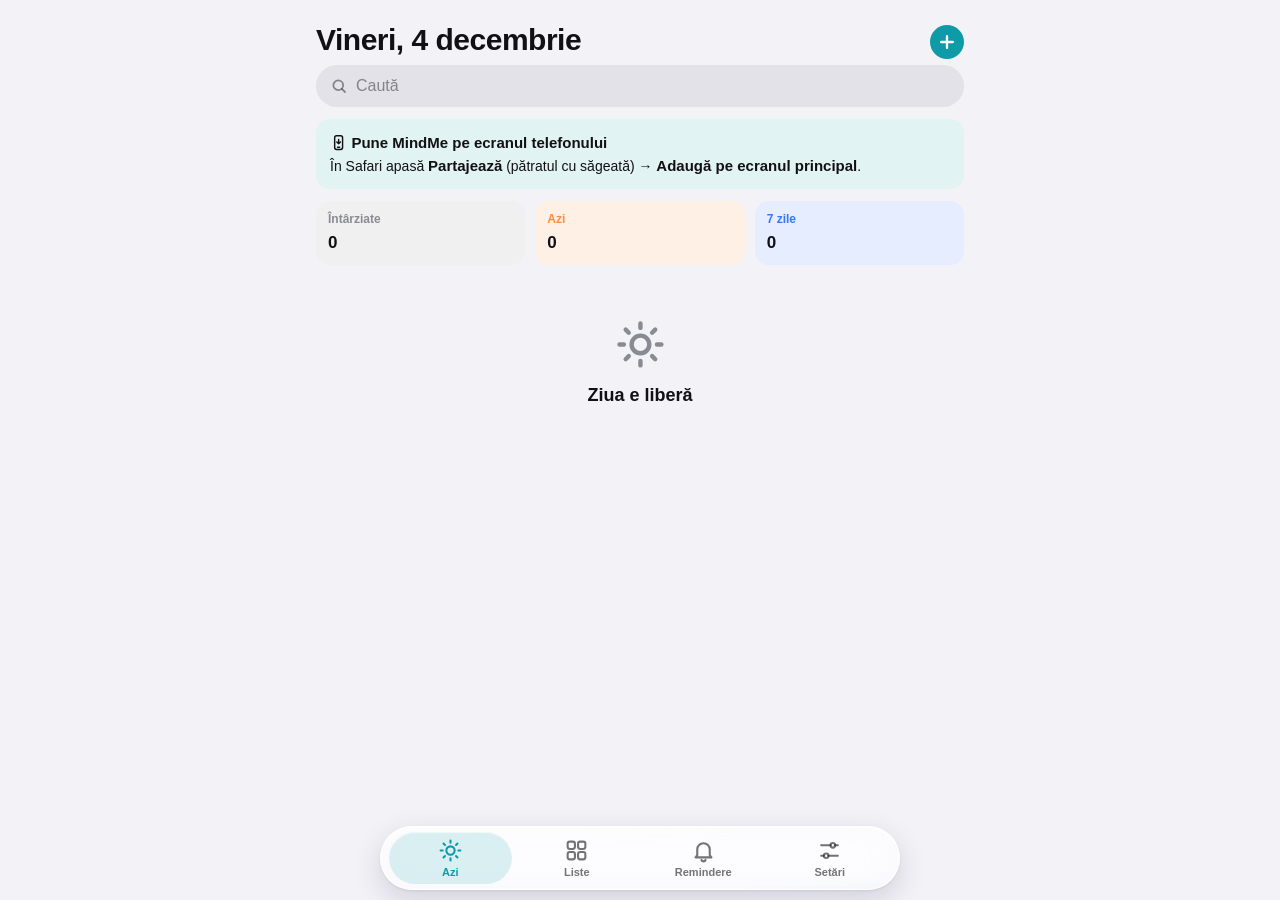
<file: docs/index.html>
<!doctype html>
<html lang="ro">
<head>
  <meta charset="utf-8">
  <script>
    // theme + iPhone status bar: dark → the app paints under the clock/Dynamic Island itself (white clock);
    // light → the system bar with dark clock. iOS reads this when the app starts.
    (function(){var t=null;try{t=localStorage.getItem("mindme.theme");}catch(e){}
      if(t==="light"||t==="dark")document.documentElement.setAttribute("data-theme",t);
      var dark=t==="dark"||(t!=="light"&&window.matchMedia&&matchMedia("(prefers-color-scheme: dark)").matches);
      var m=function(n,c){var x=document.createElement("meta");x.name=n;x.content=c;document.head.appendChild(x);};
      m("apple-mobile-web-app-status-bar-style",dark?"black-translucent":"default");
      m("theme-color",dark?"#000000":"#F2F2F7");})();
  </script>
  <meta name="viewport" content="width=device-width, initial-scale=1, viewport-fit=cover, maximum-scale=1">
  <title>MindMe</title>
  <meta name="description" content="Notițe, comenzi, plăți și remindere – bifate.">
  <meta name="apple-mobile-web-app-capable" content="yes">
  <meta name="mobile-web-app-capable" content="yes">
  <meta name="apple-mobile-web-app-title" content="MindMe">
  <link rel="apple-touch-icon" href="icons/apple-touch-icon.png">
  <link rel="icon" type="image/png" href="icons/icon-192.png">
  <link rel="manifest" href="manifest.webmanifest">
  <link rel="stylesheet" href="style.css">
</head>
<body>
  <div id="fixhead"></div>
  <div id="app"></div>
  <nav id="tabbar"></nav>
  <div id="sheet"></div>
  <div id="toast"></div>
  <div id="rotate"><svg viewBox="0 0 24 24" fill="none" stroke="currentColor" stroke-width="1.8" stroke-linecap="round" stroke-linejoin="round" aria-hidden="true"><rect x="7.5" y="3" width="9" height="18" rx="2.2"/><path d="M10.8 18h2.4M3 9.5a9 9 0 0 1 3-5M3 4.5v5h5"/></svg>Ține telefonul vertical</div>
  <script src="catalog.js"></script>
  <script src="trips.js"></script>
  <script src="icons.js"></script>
  <script src="app.js"></script>
</body>
</html>
</file>
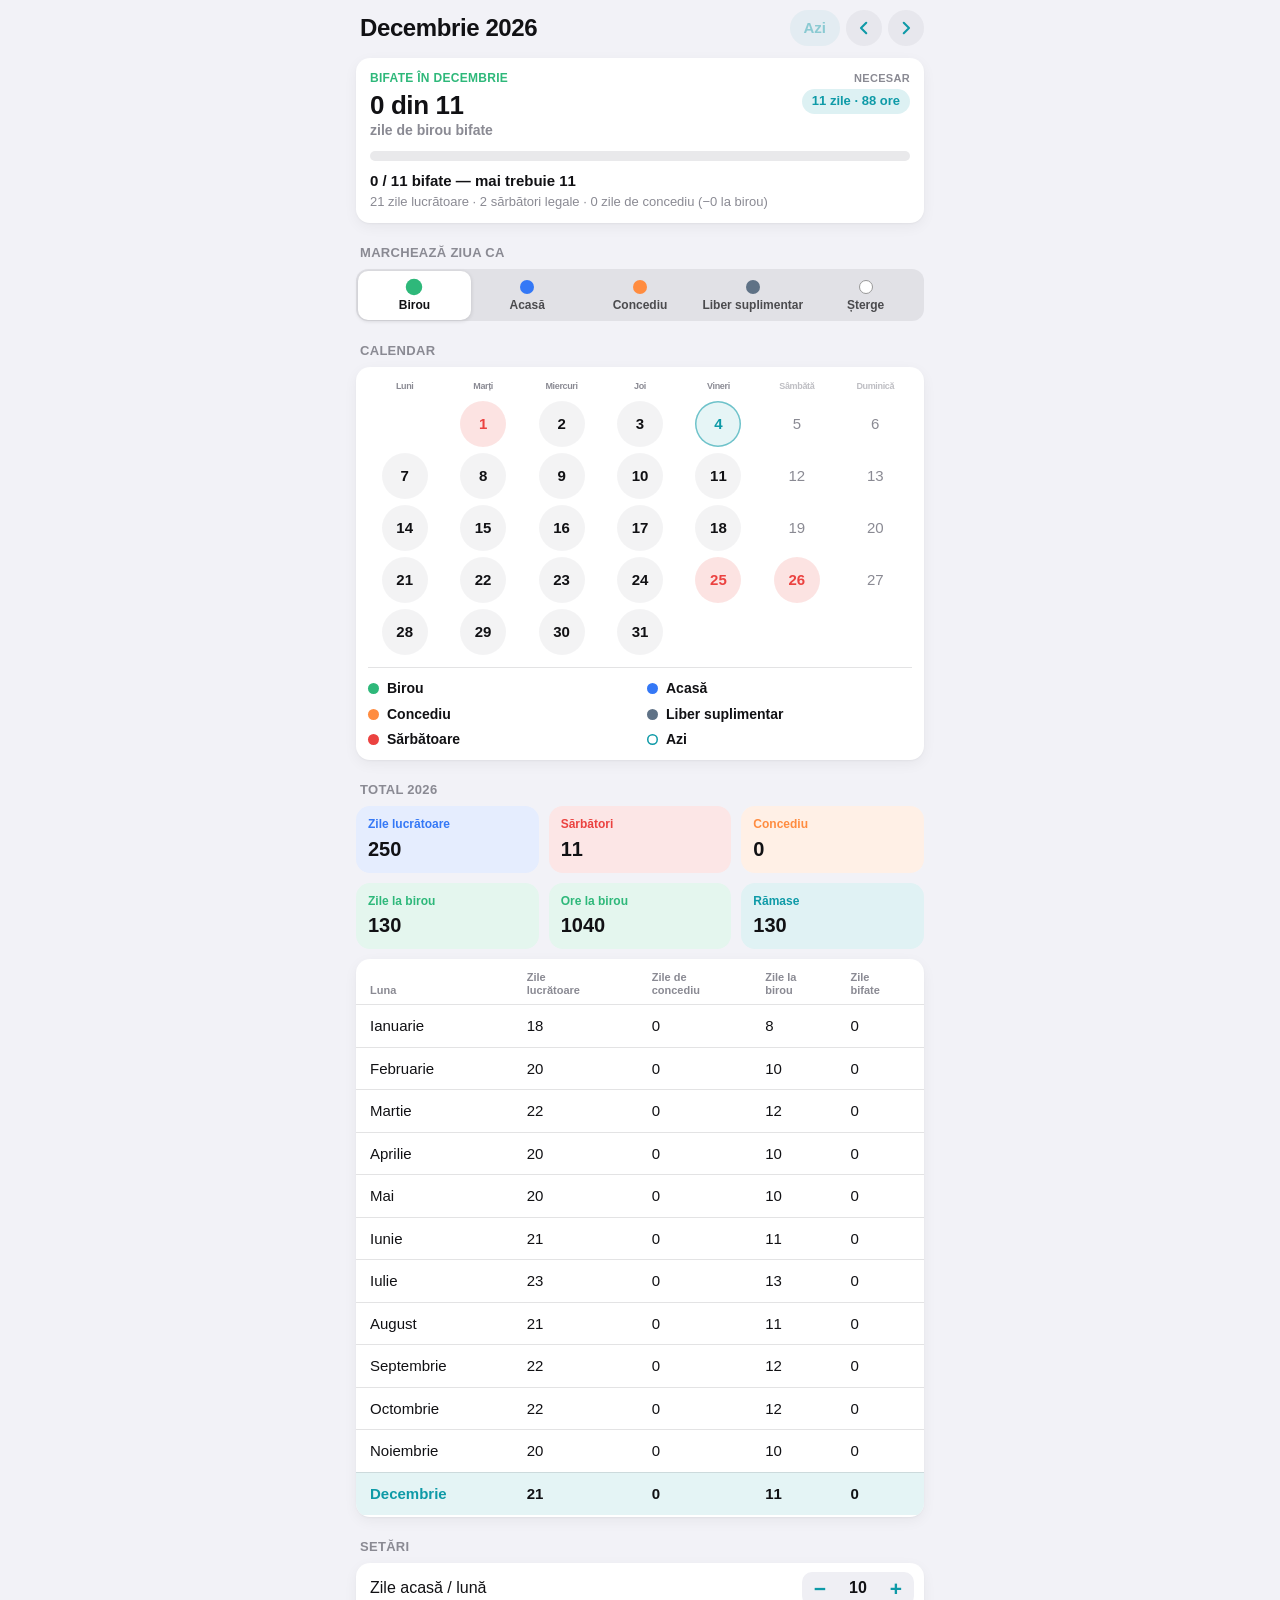
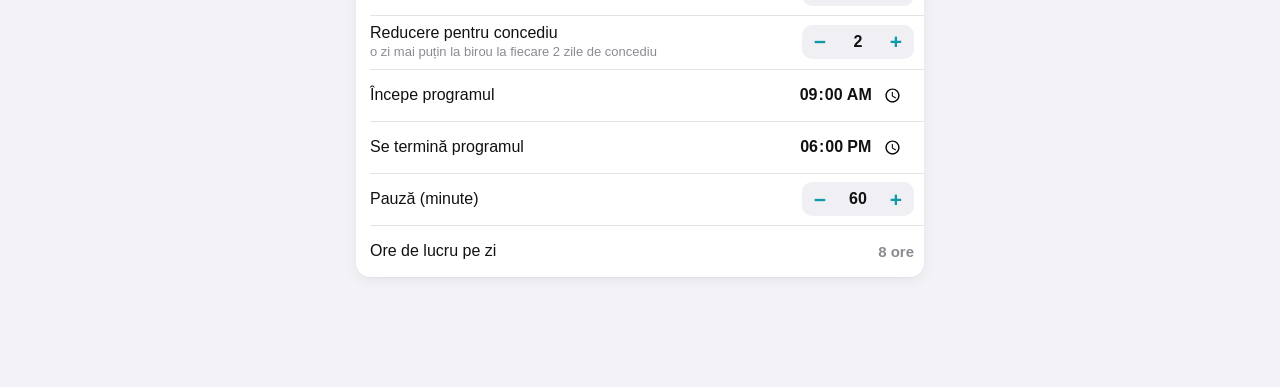
<file: docs/birou.html>
<!doctype html>
<html lang="ro">
<head>
<meta charset="utf-8">
  <script>try{var t=localStorage.getItem("mindme.theme");if(t==="light"||t==="dark")document.documentElement.setAttribute("data-theme",t);}catch(e){}</script>
<meta name="viewport" content="width=device-width, initial-scale=1, maximum-scale=1, user-scalable=no, viewport-fit=cover">
<meta name="theme-color" content="#F2F2F7" media="(prefers-color-scheme: light)">
<meta name="theme-color" content="#000000" media="(prefers-color-scheme: dark)">
<meta name="color-scheme" content="light dark">
<meta name="apple-mobile-web-app-capable" content="yes">
<meta name="apple-mobile-web-app-status-bar-style" content="default">
<meta name="apple-mobile-web-app-title" content="Calendar Birou">

<link rel="icon" href="icons/icon-192.png">
<link rel="apple-touch-icon" href="icons/apple-touch-icon.png">
<title>Calendar Birou</title>
<style>
  /* ---------- MindMe design tokens (identice cu style.css) ---------- */
  :root {
    --bg: #F2F2F7; --card: #FFFFFF; --card2: #F7F7FA; --text: #111114; --muted: #8A8A93;
    --line: rgba(60, 60, 67, .14); --accent: #0E9AA7;
    --red: #EB4240; --green: #2EB87A; --orange: #FF8C40; --blue: #3478F6; --purple: #5F7286;
    --fill: rgba(118, 118, 128, .14); --fill2: rgba(118, 118, 128, .09);
    --shadow: 0 1px 2px rgba(0,0,0,.04), 0 4px 14px rgba(0,0,0,.05);
    --safe-t: env(safe-area-inset-top, 0px); --safe-b: env(safe-area-inset-bottom, 0px);
    --pill: #FFFFFF; --field: #EFEFF4;
    --jos: 110px;   /* MindMe's glass bar floats over the last ~100px */
    color-scheme: light;
    /* nume folosite de script (păstrate) → mapate pe culorile MindMe */
    --verde: var(--green); --verde-inchis: #1F9E64; --rosu: var(--red); --portocaliu: var(--orange);
    --birou: var(--green); --acasa: var(--blue); --concediu: var(--orange); --liber: var(--purple);
  }
  @media (prefers-color-scheme: dark) {
:root:not([data-theme="light"]) {
      --bg: #000000; --card: #1C1C1E; --card2: #2C2C2E; --text: #F4F4F6; --muted: #8E8E96;
      --line: rgba(255, 255, 255, .12); --shadow: none; --pill: #636366; --verde-inchis: #3CCB8B;
      --fill2: rgba(118, 118, 128, .2); --field: #2C2C2E;
      color-scheme: dark; --accent: #26B5C2;
    }
}
:root[data-theme="dark"] {
      --bg: #000000; --card: #1C1C1E; --card2: #2C2C2E; --text: #F4F4F6; --muted: #8E8E96;
      --line: rgba(255, 255, 255, .12); --shadow: none; --pill: #636366; --verde-inchis: #3CCB8B;
      --fill2: rgba(118, 118, 128, .2); --field: #2C2C2E;
      color-scheme: dark; --accent: #26B5C2;
    }
  * { box-sizing: border-box; -webkit-tap-highlight-color: transparent; }
  html, body { margin: 0; padding: 0; background: var(--bg); color: var(--text); }
  html { overflow-x: hidden; }
  body {
    font-family: -apple-system, BlinkMacSystemFont, "SF Pro Text", "Segoe UI", Roboto, sans-serif;
    font-size: 16px; line-height: 1.3; -webkit-font-smoothing: antialiased;
    touch-action: manipulation; -webkit-text-size-adjust: 100%; overscroll-behavior-y: none;
    /* fără selecție de text / meniu de copiere, cu excepția câmpurilor */
    -webkit-user-select: none; user-select: none; -webkit-touch-callout: none;
  }
  input, textarea, select { -webkit-user-select: text; user-select: text; -webkit-touch-callout: default;
    font: inherit; font-size: 16px; color: var(--text); }
  button { font: inherit; color: inherit; background: none; border: 0; padding: 0; cursor: pointer; }
  img { -webkit-user-drag: none; pointer-events: none; }

  main { max-width: 600px; margin: 0 auto;
    padding: calc(var(--safe-t) + 6px) 16px calc(var(--safe-b) + var(--jos)); }

  /* ---------- titluri secțiuni + carduri ---------- */
  .sec-title { font-size: 13px; font-weight: 600; text-transform: uppercase; color: var(--muted);
    letter-spacing: .3px; margin: 22px 4px 7px; }
  .rand { display: flex; justify-content: space-between; align-items: center; gap: 8px; }
  .card { background: var(--card); border-radius: 14px; box-shadow: var(--shadow); padding: 12px 14px; }

  /* ---------- navigare lună (rândul de sus) ---------- */
  .nav { display: flex; align-items: center; gap: 6px; min-height: 44px; padding: 0 0 0 4px; }
  .luna-wrap { flex: 1; min-width: 0; overflow: hidden; }
  .nav .luna { font-size: 24px; font-weight: 800; letter-spacing: -.4px;
    overflow-wrap: break-word; line-height: 1.15; }
  .nav .iconbtn { width: 36px; height: 36px; border-radius: 18px; display: grid; place-items: center;
    color: var(--accent); background: var(--fill2); transition: transform .15s, background .15s; flex: 0 0 auto; }
  .nav .iconbtn svg { width: 18px; height: 18px; }
  .nav .iconbtn:active { transform: scale(.86); background: var(--fill); }
  .nav .azi { height: 36px; padding: 0 14px; font-size: 15px; font-weight: 700; border-radius: 18px;
    background: color-mix(in srgb, var(--accent) 14%, transparent); color: var(--accent);
    transition: transform .15s, opacity .2s; flex: 0 0 auto; }
  .nav .azi:active { transform: scale(.92); }
  body:has(#cardLuna.curent) .nav .azi { opacity: .45; }

  /* ---------- card progres (ca .medtoday din MindMe) ---------- */
  .medtoday { --c: var(--green); background: var(--card); border-radius: 14px; box-shadow: var(--shadow);
    padding: 13px 14px 12px; margin-top: 8px; }
  .medtoday[data-st="rau"] { --c: var(--red); }
  .medtoday[data-st="ok"] { --c: var(--green); }
  .mt-top { display: flex; align-items: flex-start; justify-content: space-between; gap: 12px; }
  .mt-l { font-size: 12px; font-weight: 700; color: var(--c); text-transform: uppercase; letter-spacing: .3px; }
  .mt-v { margin-top: 3px; line-height: 1.2; }
  .mt-v b { font-size: 26px; font-weight: 800; letter-spacing: -.4px; font-variant-numeric: tabular-nums; }
  .mt-v small { display: block; font-size: 14px; font-weight: 600; color: var(--muted); margin-top: 1px; }
  .necesar { text-align: right; flex: 0 0 auto; }
  .necesar small { display: block; font-size: 11px; font-weight: 700; color: var(--muted); text-transform: uppercase;
    letter-spacing: .3px; margin-bottom: 4px; }
  .insigna { display: inline-block; font-weight: 800; font-size: 13px; padding: 4px 10px; border-radius: 20px;
    background: color-mix(in srgb, var(--accent) 14%, transparent); color: var(--accent); white-space: nowrap;
    font-variant-numeric: tabular-nums; }
  .progres { height: 10px; border-radius: 5px; background: rgba(118,118,128,.16); margin: 12px 0 10px; overflow: hidden; }
  .progres div { height: 100%; border-radius: 5px; background: var(--verde); width: 0;
    transition: width .45s cubic-bezier(.2,.9,.3,1), background .3s; }
  .stare { font-weight: 700; font-size: 15px; }
  .stare.ok { color: var(--verde-inchis); } .stare.rau { color: var(--rosu); }
  .detalii { font-size: 13px; color: var(--muted); margin-top: 3px; line-height: 1.35; }

  /* ---------- „Marchează ziua ca”: control segmentat cu bulă care alunecă + lupă ---------- */
  .seg { position: relative; background: var(--fill); border-radius: 12px; padding: 2px;
    touch-action: pan-y; -webkit-user-select: none; user-select: none; transition: transform .2s cubic-bezier(.3,1.4,.5,1); }
  .seg.dragging { transform: scale(1.015); }
  .segpill { position: absolute; top: 0; left: 0; width: 0; height: 0; border-radius: 10px; background: var(--pill);
    box-shadow: 0 1px 4px rgba(0,0,0,.14); z-index: 0; pointer-events: none;
    transition: transform .38s cubic-bezier(.3,1.3,.5,1), width .25s ease, height .25s ease; }
  .seg.noanim .segpill { transition: none; }
  .seg.dragging .segpill { transition: width .2s ease, height .2s ease; box-shadow: 0 4px 14px rgba(0,0,0,.2); }
  .chipuri { display: flex; }
  .chip { position: relative; z-index: 1; flex: 1 1 0; min-width: 0; display: flex; flex-direction: column;
    align-items: center; justify-content: flex-start; gap: 5px; padding: 9px 3px 7px; border-radius: 10px;   /* top-aligned: every dot on the same line, even when a label takes two lines */
    font-size: 12px; font-weight: 600; line-height: 1.15; text-align: center; color: var(--text);
    transition: transform .2s cubic-bezier(.3,1.4,.5,1), color .2s; transform-origin: 50% 70%; }
  .chip i { width: 14px; height: 14px; border-radius: 50%; display: block; flex: 0 0 auto;
    transition: transform .25s cubic-bezier(.3,1.4,.5,1); }
  .chip:not(.activ) { color: color-mix(in srgb, var(--text) 72%, transparent); }
  .chip.activ { font-weight: 700; }
  .chip.activ i { transform: scale(1.18); }
  .seg:not(.dragging) .chip:active { transform: scale(.93); }

  /* ---------- calendar (ca .cal-grid din MindMe) ---------- */
  .calcard { padding: 12px 12px 12px; overflow: hidden; }
  .grila { display: grid; grid-template-columns: repeat(7, 1fr); gap: 6px 5px; touch-action: pan-y; }
  .grila.din-dreapta { animation: dinDreapta .26s cubic-bezier(.2,.9,.3,1); }
  .grila.din-stanga { animation: dinStanga .26s cubic-bezier(.2,.9,.3,1); }
  .luna.din-dreapta { animation: dinDreapta .26s cubic-bezier(.2,.9,.3,1); }
  .luna.din-stanga { animation: dinStanga .26s cubic-bezier(.2,.9,.3,1); }
  @keyframes dinDreapta { from { transform: translateX(28px); opacity: 0; } to { transform: none; opacity: 1; } }
  @keyframes dinStanga { from { transform: translateX(-28px); opacity: 0; } to { transform: none; opacity: 1; } }
  .grila .cap { text-align: center; font-size: 9px; font-weight: 700; letter-spacing: -.35px; white-space: nowrap; color: var(--muted); padding: 2px 0 2px; }
  .grila .cap.we { opacity: .55; }
  .zi { aspect-ratio: 1 / 1; width: 100%; max-width: 46px; justify-self: center; display: grid; place-items: center;
    font-size: 15px; font-weight: 600; border-radius: 50%; cursor: pointer; font-variant-numeric: tabular-nums;
    background: var(--fill2); transition: transform .15s, background .2s, color .2s; }
  .zi:active { transform: scale(.86); }
  .zi.gol { background: transparent; cursor: default; }
  .zi.gol:active { transform: none; }
  .zi.we { background: transparent; color: var(--muted); font-weight: 500; }
  .zi.sarb { background: color-mix(in srgb, var(--red) 15%, transparent); color: var(--red); font-weight: 800; }
  .zi.birou { background: var(--birou); color: #fff; }
  .zi.acasa { background: var(--acasa); color: #fff; }
  .zi.concediu { background: var(--concediu); color: #fff; }
  .zi.liber { background: var(--liber); color: #fff; }
  .zi.azi { font-weight: 800; box-shadow: 0 0 0 2px var(--card), 0 0 0 3.5px var(--accent); }
  .zi.azi:not(.birou):not(.acasa):not(.concediu):not(.liber):not(.sarb) { color: var(--accent);
    background: color-mix(in srgb, var(--accent) 10%, transparent); box-shadow: inset 0 0 0 1.5px color-mix(in srgb, var(--accent) 55%, transparent); }
  .legenda { display: grid; grid-template-columns: 1fr 1fr; gap: 9px 14px; margin-top: 12px; padding-top: 12px; border-top: .5px solid var(--line); }
  .legenda span { display: flex; align-items: center; gap: 8px; font-size: 14px; font-weight: 600; line-height: 1.2; color: var(--text); }
  .legenda i { width: 11px; height: 11px; border-radius: 50%; background: var(--cc); display: block; flex: 0 0 auto; }
  .legenda .azi-l i { background: transparent; box-shadow: inset 0 0 0 1.5px var(--cc); }
  .info { display: none; }
  .indiciu { font-size: 13px; color: var(--muted); margin: 8px 6px 0; }

  /* ---------- total an: plăcuțe (ca .tile) + tabel ---------- */
  .kpi { display: grid; grid-template-columns: repeat(3, 1fr); gap: 10px; }
  .kpi > div { border-radius: 14px; padding: 11px 12px; --tc: var(--muted); min-width: 0;
    background: color-mix(in srgb, var(--tc) 13%, var(--card)); display: flex; flex-direction: column-reverse; justify-content: flex-end; }
  .kpi > div:has(b.ok) { --tc: var(--green); }
  .kpi > div:has(b.rau) { --tc: var(--red); }
  .kpi > div:nth-child(1) { --tc: var(--blue); }
  .kpi > div:nth-child(3) { --tc: var(--orange); }
  .kpi > div:nth-child(6) { --tc: var(--accent); }
  .kpi b { display: block; font-size: 20px; font-weight: 800; margin-top: 4px; font-variant-numeric: tabular-nums; }
  .kpi small { font-size: 12px; font-weight: 700; color: var(--tc); line-height: 1.2; }
  .kpi b.ok, .kpi b.rau { color: var(--text); }
  .tabelcard { padding: 2px 0; margin-top: 10px; overflow: hidden; }
  /* every column fits on the screen, read left to right */
  table { width: 100%; border-collapse: collapse; table-layout: fixed; font-size: 15px; font-variant-numeric: tabular-nums; }
  th { text-align: left; vertical-align: bottom; font-size: 11px; font-weight: 700; line-height: 1.2; color: var(--muted); padding: 10px 6px 7px; }
  th:first-child, td:first-child { padding-left: 14px; width: 29%; }
  th:nth-child(2) { width: 22%; } th:nth-child(3) { width: 20%; } th:nth-child(4) { width: 15%; } th:nth-child(5) { width: 14%; }
  td { padding: 11px 6px; border-top: .5px solid var(--line); text-align: left; transition: background .15s; }
  tr.luna-rand { cursor: pointer; }
  tr.luna-rand:active td { background: var(--card2); }
  tr.selectat td { background: color-mix(in srgb, var(--accent) 11%, var(--card)); font-weight: 700; }
  tr.selectat td:first-child { color: var(--accent); }
  tr.selectat td:first-child::after { content: " ↺"; font-size: 13px; opacity: .55; font-weight: 600; }
  tr.selectat.curenta td:first-child::after { content: ""; }
  .ok { color: var(--verde-inchis); } .rau { color: var(--rosu); }
  td.ok { font-weight: 700; }
  td.ok::after { content: " ✓"; font-size: 12px; }

  /* ---------- setări: grup MindMe cu rânduri + stepper ---------- */
  .form { background: var(--card); border-radius: 14px; box-shadow: var(--shadow); overflow: hidden; }
  .setari { display: block; }
  .setari label, .setari .rd { display: flex; align-items: center; gap: 10px; padding: 8px 10px 8px 14px; min-height: 52px; position: relative; font-size: 16px; }
  .setari > * + *::before { content: ""; position: absolute; top: 0; left: 14px; right: 0; border-top: .5px solid var(--line); }
  .setari label span, .setari .rd span { flex: 1; min-width: 0; }
  .setari label small, .setari .rd small { display: block; font-size: 13px; color: var(--muted); margin-top: 1px; }
  .setari .rd b { font-size: 15px; font-weight: 600; color: var(--muted); text-align: right; white-space: nowrap; }
  .pas { display: flex; align-items: center; background: var(--field); border-radius: 10px; flex: 0 0 auto; }
  .pas button { width: 36px; height: 34px; display: grid; place-items: center; color: var(--accent); font-size: 21px; font-weight: 600;
    border-radius: 10px; transition: transform .15s, background .15s; }
  .pas button:active { transform: scale(.86); background: var(--fill); }
  .setari input { width: 40px; flex: 0 0 auto; padding: 6px 0; font-size: 16px; border: 0; border-radius: 8px;
    background: transparent; text-align: center; outline: none; font-weight: 700; font-variant-numeric: tabular-nums;
    -webkit-appearance: none; appearance: none; -moz-appearance: textfield; }
  .setari input.ora { width: auto; min-width: 84px; padding: 6px 10px; font-weight: 600; }
  .setari input::-webkit-inner-spin-button, .setari input::-webkit-outer-spin-button { -webkit-appearance: none; margin: 0; }
  .setari input:focus { background: var(--card); box-shadow: 0 0 0 2px color-mix(in srgb, var(--accent) 40%, transparent); }
  .footnote { font-size: 13px; color: var(--muted); margin: 8px 6px 0; }

  /* ---------- toast (deasupra barei plutitoare din MindMe) ---------- */
  #toast { position: fixed; left: 12px; right: 12px; bottom: calc(var(--safe-b) + var(--jos) + 6px); max-width: 520px; margin: 0 auto;
    padding: 12px 16px; border-radius: 14px; background: #2C2C2E; color: #fff; font-size: 15px; font-weight: 600; text-align: center;
    z-index: 30; box-shadow: 0 8px 24px rgba(0,0,0,.25); transform: translateY(24px) scale(.96); opacity: 0;
    transition: transform .28s cubic-bezier(.2,.9,.3,1), opacity .2s; pointer-events: none; }
  #toast.show { transform: none; opacity: 1; }
  @media (prefers-color-scheme: dark) {
:root:not([data-theme="light"]) #toast { background: #3A3A3C; }
}
:root[data-theme="dark"] #toast { background: #3A3A3C; }
  @media (prefers-reduced-motion: reduce) { .grila, .luna { animation: none !important; } }

  /* no emoji: drawings in their place (icons.js) */
  .ig { display: inline-flex; width: 1.15em; height: 1.15em; vertical-align: -.2em; flex: 0 0 auto; }
  .ig svg { width: 100%; height: 100%; }
  body { font-weight: 500; }
  input, select, textarea, button { font-weight: inherit; }
</style>
</head>
<body>
<main>
  <!-- fără titlu: MindMe afișează deja numele listei deasupra -->
  <div class="nav">
    <div class="luna-wrap"><div class="luna" id="titluLuna"></div></div>
    <button class="azi" id="azi">Azi</button>
    <button class="iconbtn" id="inapoi" aria-label="Luna anterioară"><svg viewBox="0 0 24 24" fill="none" stroke="currentColor" stroke-width="2.8" stroke-linecap="round" stroke-linejoin="round"><path d="M15 5l-7 7 7 7"/></svg></button>
    <button class="iconbtn" id="inainte" aria-label="Luna următoare"><svg viewBox="0 0 24 24" fill="none" stroke="currentColor" stroke-width="2.8" stroke-linecap="round" stroke-linejoin="round"><path d="M9 5l7 7-7 7"/></svg></button>
  </div>

  <section class="medtoday" id="cardProg">
    <div class="mt-top">
      <div>
        <div class="mt-l" id="progLabel"></div>
        <div class="mt-v"><b id="progVal"></b><small>zile de birou bifate</small></div>
      </div>
      <div class="necesar"><small>Necesar</small><span class="insigna" id="insigna"></span></div>
    </div>
    <div class="progres"><div id="progres"></div></div>
    <div class="stare" id="stare"></div>
    <div class="detalii" id="detalii"></div>
  </section>

  <div class="sec-title">Marchează ziua ca</div>
  <div class="seg" id="segStari"><div class="segpill"></div><div class="chipuri" id="chipuri"></div></div>

  <div class="sec-title">Calendar</div>
  <section class="card calcard" id="cardLuna">
    <div class="grila" id="grila"></div>
    <div class="legenda">
      <span style="--cc:var(--birou)"><i></i>Birou</span>
      <span style="--cc:var(--acasa)"><i></i>Acasă</span>
      <span style="--cc:var(--concediu)"><i></i>Concediu</span>
      <span style="--cc:var(--liber)"><i></i>Liber suplimentar</span>
      <span style="--cc:var(--red)"><i></i>Sărbătoare</span>
      <span class="azi-l" style="--cc:var(--accent)"><i></i>Azi</span>
    </div>
    <div class="info" id="info"></div>
  </section>

  <div class="sec-title" id="titluAn"></div>
  <section>
    <div class="kpi" id="kpi"></div>
    <div class="card tabelcard">
      <table><thead><tr><th>Luna</th><th>Zile<br>lucrătoare</th><th>Zile de<br>concediu</th><th>Zile la<br>birou</th><th>Zile<br>bifate</th></tr></thead>
        <tbody id="tabelAn"></tbody></table>
    </div>
  </section>

  <div class="sec-title">Setări</div>
  <section class="form">
    <div class="setari">
      <label><span>Zile acasă / lună</span>
        <span class="pas" style="flex:0 0 auto"><button type="button" data-pas="-1" aria-label="Mai puțin">−</button><input type="number" id="setAcasa" min="0" max="23" inputmode="numeric"><button type="button" data-pas="1" aria-label="Mai mult">+</button></span></label>
      <label><span>Reducere pentru concediu<small id="coText"></small></span>
        <span class="pas" style="flex:0 0 auto"><button type="button" data-pas="-1" aria-label="Mai puțin">−</button><input type="number" id="setCo" min="1" max="10" inputmode="numeric"><button type="button" data-pas="1" aria-label="Mai mult">+</button></span></label>
      <label><span>Începe programul</span><input type="time" class="ora" id="setStart"></label>
      <label><span>Se termină programul</span><input type="time" class="ora" id="setEnd"></label>
      <label><span>Pauză (minute)</span>
        <span class="pas" style="flex:0 0 auto"><button type="button" data-pas="-15" aria-label="Mai puțin">−</button><input type="number" id="setPauza" min="0" max="180" step="15" inputmode="numeric"><button type="button" data-pas="15" aria-label="Mai mult">+</button></span></label>
      <div class="rd"><span>Ore de lucru pe zi</span><b id="oreZi"></b></div>
    </div>
  </section>
</main>
<div id="toast" role="status" aria-live="polite"></div>
<script>
"use strict";
const CHEIE = "calendarBirou.date";
// working hours per day, from the program you set (start – end – break)
function orePeZi() {
  const p = date.setari, m = t => { const [h, mi] = String(t || '').split(':').map(Number); return (h || 0) * 60 + (mi || 0); };
  const min = Math.max(0, m(p.ora_end) - m(p.ora_start) - (+p.pauza || 0));
  return Math.round(min / 60 * 10) / 10;
}
const LUNI = ["Ianuarie","Februarie","Martie","Aprilie","Mai","Iunie","Iulie","August","Septembrie","Octombrie","Noiembrie","Decembrie"];
const ZILE = ["Duminică","Luni","Marți","Miercuri","Joi","Vineri","Sâmbătă"];
const STARI = { birou: "Birou", acasa: "Acasă", concediu: "Concediu", liber: "Liber suplimentar", "": "Șterge" };

// ---------- logică (identică cu varianta desktop)
const iso = (an, l, z) => `${an}-${String(l).padStart(2, "0")}-${String(z).padStart(2, "0")}`;
function adunaZile(an, luna, zi, n) { const d = new Date(Date.UTC(an, luna - 1, zi + n)); return [d.getUTCFullYear(), d.getUTCMonth() + 1, d.getUTCDate()]; }
function pasteOrtodox(an) {
  const a = an % 4, b = an % 7, c = an % 19;
  const d = (19 * c + 15) % 30, e = (2 * a + 4 * b - d + 34) % 7;
  const luna = Math.floor((d + e + 114) / 31), zi = (d + e + 114) % 31 + 1;
  return adunaZile(an, luna, zi, 13);
}
function sarbatoriLegale(an) {
  const z = {};
  const add = (l, d, nume) => { const k = iso(an, l, d); z[k] = z[k] ? z[k] + " / " + nume : nume; };
  add(1, 1, "Anul Nou"); add(1, 2, "Anul Nou (a doua zi)");
  if (an >= 2024) { add(1, 6, "Boboteaza"); add(1, 7, "Sfântul Ioan Botezătorul"); }
  add(1, 24, "Ziua Unirii Principatelor Române"); add(5, 1, "Ziua Muncii"); add(6, 1, "Ziua Copilului");
  add(8, 15, "Adormirea Maicii Domnului"); add(11, 30, "Sfântul Andrei"); add(12, 1, "Ziua Națională a României");
  add(12, 25, "Crăciunul"); add(12, 26, "Crăciunul (a doua zi)");
  const [pa, pl, pz] = pasteOrtodox(an);
  for (const [delta, nume] of [[-2, "Vinerea Mare"], [0, "Paștele"], [1, "Paștele (a doua zi)"], [49, "Rusaliile"], [50, "Rusaliile (a doua zi)"]]) {
    const [, l, d] = adunaZile(pa, pl, pz, delta); add(l, d, nume);
  }
  return z;
}
const ziSapt = (an, l, z) => new Date(an, l - 1, z).getDay();   // 0 = duminică
const zileInLuna = (an, l) => new Date(an, l, 0).getDate();
function statisticiLuna(an, luna, marcaje, zileAcasa, coPerZi, sarb) {
  const s = { lucratoare: 0, sarbatori: 0, liber: 0, concediu: 0, birou: 0, acasa: 0 };
  for (let zi = 1; zi <= zileInLuna(an, luna); zi++) {
    const w = ziSapt(an, luna, zi);
    if (w === 0 || w === 6) continue;
    const k = iso(an, luna, zi);
    if (sarb[k]) { s.sarbatori++; continue; }
    const st = marcaje[k];
    if (st === "liber") { s.liber++; continue; }
    s.lucratoare++;
    if (st === "concediu" || st === "birou" || st === "acasa") s[st]++;
  }
  s.reducereCo = coPerZi > 0 ? Math.floor(s.concediu / coPerZi) : 0;
  s.necesar = Math.max(0, s.lucratoare - zileAcasa - s.reducereCo);
  s.ramas = Math.max(0, s.necesar - s.birou);
  s.nemarcate = s.lucratoare - s.concediu - s.birou - s.acasa;
  return s;
}

// ---------- date
function incarca() {
  let d = {};
  try { d = JSON.parse(localStorage.getItem(CHEIE)) || {}; } catch (e) { d = {}; }
  d.setari = Object.assign({ zile_acasa: 10, co_per_zi: 2, ora_start: '09:00', ora_end: '18:00', pauza: 60 }, d.setari || {});
  d.zile = d.zile || {};
  return d;
}
function salveaza() {
  try { localStorage.setItem(CHEIE, JSON.stringify(date)); } catch (e) { info.textContent = "Eroare la salvare: " + e.message; }
}

// ---------- interfață
const $ = id => document.getElementById(id);
const info = $("info");
const date = incarca();
const azi = new Date();
const keyAzi = iso(azi.getFullYear(), azi.getMonth() + 1, azi.getDate());
let an = azi.getFullYear(), luna = azi.getMonth() + 1, pensula = "birou", sarb = sarbatoriLegale(an);
let ultimaLuna = null;   // doar pentru animația la schimbarea lunii

function deseneazaChipuri() {
  const c = $("chipuri"); c.innerHTML = "";
  for (const [k, nume] of Object.entries(STARI)) {
    const b = document.createElement("button");
    b.className = "chip" + (k === pensula ? " activ" : "");
    b.innerHTML = `<i style="background:${k ? `var(--${k})` : "#fff"};${k ? "" : "border:1px solid #999"}"></i>${nume}`;
    b.onclick = () => { pensula = k; deseneazaChipuri(); };
    c.appendChild(b);
  }
}

// animație mică: luna nouă intră din dreapta (înainte) sau din stânga (înapoi)
function animaLuna(dir) {
  for (const el of [$("grila"), $("titluLuna")]) {
    el.classList.remove("din-dreapta", "din-stanga"); void el.offsetWidth;
    el.classList.add(dir > 0 ? "din-dreapta" : "din-stanga");
  }
}

function deseneaza() {
  const za = date.setari.zile_acasa, co = date.setari.co_per_zi;
  $("titluLuna").textContent = `${LUNI[luna - 1]} ${an}`;
  $("cardLuna").classList.toggle("curent", an === azi.getFullYear() && luna === azi.getMonth() + 1);

  const g = $("grila"); g.innerHTML = "";
  ["Luni", "Marți", "Miercuri", "Joi", "Vineri", "Sâmbătă", "Duminică"].forEach((n, i) => {
    const h = document.createElement("div"); h.className = "cap" + (i >= 5 ? " we" : ""); h.textContent = n; g.appendChild(h);
  });
  const decalaj = (ziSapt(an, luna, 1) + 6) % 7;
  for (let i = 0; i < decalaj; i++) { const e = document.createElement("div"); e.className = "zi gol"; g.appendChild(e); }
  for (let zi = 1; zi <= zileInLuna(an, luna); zi++) {
    const k = iso(an, luna, zi), w = ziSapt(an, luna, zi), el = document.createElement("div");
    let cls = "zi";
    if (sarb[k]) cls += " sarb"; else if (w === 0 || w === 6) cls += " we"; else if (date.zile[k]) cls += " " + date.zile[k];
    if (k === keyAzi) cls += " azi";
    el.className = cls; el.textContent = zi;
    el.onclick = () => clickZi(zi);
    g.appendChild(el);
  }
  const cheieLuna = an * 12 + luna;
  if (ultimaLuna !== null && cheieLuna !== ultimaLuna) animaLuna(cheieLuna > ultimaLuna ? 1 : -1);
  ultimaLuna = cheieLuna;

  const s = statisticiLuna(an, luna, date.zile, za, co, sarb);
  $("insigna").textContent = `${s.necesar} zile · ${Math.round(s.necesar * orePeZi())} ore`;
  // card progres (doar afișare)
  $("progLabel").textContent = `Bifate în ${LUNI[luna - 1].toLowerCase()}`;
  $("progVal").textContent = `${s.birou} din ${s.necesar}`;
  $("cardProg").dataset.st = s.ramas === 0 ? "ok" : (s.ramas > s.nemarcate ? "rau" : "");
  const p = $("progres");
  p.style.width = (s.necesar ? Math.min(100, 100 * s.birou / s.necesar) : 100) + "%";
  const st = $("stare");
  if (s.ramas === 0) { st.textContent = `✔ Complet — ${s.birou} / ${s.necesar} zile bifate`; st.className = "stare ok"; p.style.background = "var(--verde)"; }
  else if (s.ramas > s.nemarcate) { st.textContent = `⚠ ${s.birou} / ${s.necesar} — mai trebuie ${s.ramas}, doar ${s.nemarcate} zile libere`; st.className = "stare rau"; p.style.background = "var(--rosu)"; }
  else { st.textContent = `${s.birou} / ${s.necesar} bifate — mai trebuie ${s.ramas}`; st.className = "stare"; p.style.background = "var(--verde)"; }
  $("detalii").textContent = `${s.lucratoare} ${s.lucratoare === 1 ? 'zi lucrătoare' : 'zile lucrătoare'} · ${s.sarbatori} ${s.sarbatori === 1 ? 'sărbătoare legală' : 'sărbători legale'} · ${s.concediu} ${s.concediu === 1 ? 'zi' : 'zile'} de concediu (−${s.reducereCo} la birou)` + (s.liber ? ` · ${s.liber} liber suplimentar` : "");

  // an
  $("titluAn").textContent = `Total ${an}`;
  const t = { lucratoare: 0, sarbatori: 0, concediu: 0, necesar: 0, birou: 0, ramas: 0 };
  const tb = $("tabelAn"); tb.innerHTML = "";
  for (let l = 1; l <= 12; l++) {
    const x = statisticiLuna(an, l, date.zile, za, co, sarb);
    for (const k in t) t[k] += x[k];
    const tr = document.createElement("tr");
    tr.className = "luna-rand" + (l === luna ? " selectat" : "") +
      (an === azi.getFullYear() && l === azi.getMonth() + 1 ? " curenta" : "");
    tr.innerHTML = `<td>${LUNI[l - 1]}</td><td>${x.lucratoare}</td><td>${x.concediu}</td><td>${x.necesar}</td>` +
      `<td class="${x.ramas === 0 ? "ok" : ""}">${x.birou}</td>`;
    tr.onclick = () => {
      if (l === luna) {   // a doua atingere pe luna deja afișată → înapoi la luna curentă
        an = azi.getFullYear(); luna = azi.getMonth() + 1; sarb = sarbatoriLegale(an);
      } else luna = l;
      deseneaza(); window.scrollTo({ top: 0, behavior: "smooth" });
    };
    tb.appendChild(tr);
  }
  $("kpi").innerHTML = [
    [t.lucratoare, "Zile lucrătoare", ""], [t.sarbatori, "Sărbători", "rau"], [t.concediu, "Concediu", ""],
    [t.necesar, "Zile la birou", "ok"], [Math.round(t.necesar * orePeZi()), "Ore la birou", "ok"], [t.ramas, "Rămase", ""],
  ].map(([v, e, c]) => `<div><b class="${c}">${v}</b><small>${e}</small></div>`).join("");
}

function clickZi(zi) {
  const k = iso(an, luna, zi), w = ziSapt(an, luna, zi);
  const text = `${ZILE[w]}, ${zi} ${LUNI[luna - 1].toLowerCase()} ${an}`;
  if (sarb[k]) { info.textContent = `${text} — sărbătoare legală: ${sarb[k]}`; return; }
  if (w === 0 || w === 6) { info.textContent = `${text} — weekend`; return; }
  if (!pensula || date.zile[k] === pensula) delete date.zile[k]; else date.zile[k] = pensula;
  salveaza();
  info.textContent = `${text} — ${date.zile[k] ? STARI[date.zile[k]] : "nemarcată"}`;
  deseneaza();
}

function mutaLuna(d) {
  luna += d;
  if (luna < 1) { luna = 12; an--; } else if (luna > 12) { luna = 1; an++; }
  sarb = sarbatoriLegale(an); info.textContent = ""; deseneaza();
}
$("inapoi").onclick = () => mutaLuna(-1);
$("inainte").onclick = () => mutaLuna(1);
$("azi").onclick = () => { an = azi.getFullYear(); luna = azi.getMonth() + 1; sarb = sarbatoriLegale(an); deseneaza(); };

// glisare stânga/dreapta pe calendar (doar dacă mișcarea e mai mult orizontală decât verticală)
let x0 = null, y0 = null;
$("grila").addEventListener("touchstart", e => { x0 = e.touches[0].clientX; y0 = e.touches[0].clientY; }, { passive: true });
$("grila").addEventListener("touchend", e => {
  if (x0 === null) return;
  const dx = e.changedTouches[0].clientX - x0, dy = e.changedTouches[0].clientY - y0; x0 = null;
  if (Math.abs(dx) > 60 && Math.abs(dx) > Math.abs(dy) * 1.4) mutaLuna(dx < 0 ? 1 : -1);
});

const arataCo = () => { const n = date.setari.co_per_zi; $("coText").textContent = `o zi mai puțin la birou la fiecare ${n === 1 ? 'zi' : n + ' zile'} de concediu`; };
arataCo();
const arataOre = () => { const h = orePeZi(); $("oreZi").textContent = `${String(h).replace('.', ',')} ${h === 1 ? 'oră' : 'ore'}`; };
for (const [id, cheie] of [["setStart", "ora_start"], ["setEnd", "ora_end"]]) {
  const el = $(id); el.value = date.setari[cheie];
  el.addEventListener("change", () => { if (el.value) { date.setari[cheie] = el.value; salveaza(); arataOre(); deseneaza(); } });
}
arataOre();
for (const [id, cheie, min] of [["setAcasa", "zile_acasa", 0], ["setCo", "co_per_zi", 1], ["setPauza", "pauza", 0]]) {
  const el = $(id); el.value = date.setari[cheie];
  el.addEventListener("input", () => {
    const v = parseInt(el.value, 10);
    if (!isNaN(v) && v >= min) { date.setari[cheie] = v; salveaza(); arataOre(); arataCo(); deseneaza(); }
  });
}
// salvare și la închidere / trecere în fundal
document.addEventListener("visibilitychange", () => { if (document.visibilityState === "hidden") salveaza(); });
window.addEventListener("pagehide", salveaza);
// fără zoom cu degetele (Safari pe iPhone ignoră user-scalable=no)
for (const ev of ["gesturestart", "gesturechange"]) document.addEventListener(ev, e => e.preventDefault());
document.addEventListener("touchmove", e => { if (e.touches.length > 1) e.preventDefault(); }, { passive: false });

if ("serviceWorker" in navigator && location.protocol === "https:") /* offline: handled by MindMe sw.js */ void 0;

deseneazaChipuri();
deseneaza();
</script>
<script>
"use strict";
// ---------- Doar aspect / comportament UI (nu schimbă calculele) ----------

// Bula care alunecă sub butonul ales din „Marchează ziua ca” + tragere cu degetul + efect de lupă (ca în MindMe).
(() => {
  const seg = document.getElementById("segStari"), lista = document.getElementById("chipuri");
  const pill = seg.querySelector(".segpill");
  const butoane = () => Array.from(lista.querySelectorAll(".chip"));
  const pune = (x, y, w, h) => { pill.style.width = w + "px"; pill.style.height = h + "px"; pill.style.transform = `translate(${x}px, ${y}px)`; };
  const muta = b => { if (b) pune(b.offsetLeft, b.offsetTop, b.offsetWidth, b.offsetHeight); };
  const actualizeaza = () => muta(lista.querySelector(".chip.activ"));
  seg.classList.add("noanim"); actualizeaza();
  requestAnimationFrame(() => requestAnimationFrame(() => seg.classList.remove("noanim")));
  new MutationObserver(actualizeaza).observe(lista, { childList: true });
  window.addEventListener("resize", () => { seg.classList.add("noanim"); actualizeaza(); requestAnimationFrame(() => seg.classList.remove("noanim")); });
  if (document.fonts && document.fonts.ready) document.fonts.ready.then(actualizeaza);

  // lupă: butonul de sub deget crește, vecinii puțin, restul rămân normali (variază lin cu distanța)
  function lupa(btns, x, max, reach) {
    btns.forEach(b => {
      const r = b.getBoundingClientRect();
      const k = Math.max(0, 1 - Math.abs(x - (r.left + r.width / 2)) / (r.width * reach));
      const s = 1 + (max - 1) * k * k * (3 - 2 * k);
      b.style.transform = s > 1.001 ? `scale(${s.toFixed(3)}) translateY(${(-(s - 1) * 14).toFixed(1)}px)` : "";
    });
  }
  const faraLupa = () => butoane().forEach(b => { b.style.transform = ""; });

  let drag = null, blocheazaClick = false;
  seg.addEventListener("pointerdown", e => { if (e.button > 0) return; drag = { id: e.pointerId, x: e.clientX, tras: false, peste: null }; });
  seg.addEventListener("pointermove", e => {
    if (!drag || e.pointerId !== drag.id) return;
    if (!drag.tras && Math.abs(e.clientX - drag.x) < 7) return;
    if (!drag.tras) { drag.tras = true; seg.classList.add("dragging"); try { seg.setPointerCapture(e.pointerId); } catch (_) {} }
    const btns = butoane(), sr = seg.getBoundingClientRect();
    const b = btns.find(x => { const r = x.getBoundingClientRect(); return e.clientX >= r.left && e.clientX < r.right; })
      || (e.clientX < sr.left + sr.width / 2 ? btns[0] : btns[btns.length - 1]);
    if (b !== drag.peste) { drag.peste = b; try { navigator.vibrate && navigator.vibrate(6); } catch (_) {} }
    lupa(btns, e.clientX, 1.15, 1.6);
    const w = b.offsetWidth, left = Math.max(2, Math.min(seg.offsetWidth - w - 2, e.clientX - sr.left - w / 2));
    pune(left, b.offsetTop, w, b.offsetHeight);   // bula urmează degetul
  });
  const termina = anulat => {
    if (!drag) return;
    const d = drag; drag = null;
    seg.classList.remove("dragging"); faraLupa();
    if (!d.tras) return;
    blocheazaClick = true; setTimeout(() => { blocheazaClick = false; }, 350);
    if (!anulat && d.peste) d.peste.click(); else actualizeaza();
  };
  seg.addEventListener("pointerup", () => termina(false));
  seg.addEventListener("pointercancel", () => termina(true));
  // după o tragere, browserul mai trimite un click „natural” — îl ignorăm
  seg.addEventListener("click", e => { if (blocheazaClick && e.isTrusted) { e.stopPropagation(); e.preventDefault(); } }, true);
})();

// Mesajele scrise în #info apar ca toast deasupra barei plutitoare din MindMe.
(() => {
  const info = document.getElementById("info"), toast = document.getElementById("toast");
  let t = null;
  new MutationObserver(() => {
    const txt = info.textContent.trim();
    if (!txt) return;
    toast.textContent = txt; toast.classList.add("show");
    clearTimeout(t); t = setTimeout(() => toast.classList.remove("show"), 2200);
  }).observe(info, { childList: true, characterData: true, subtree: true });
})();

// Stepper − / + lângă câmpurile din Setări (folosește același eveniment „input” ca tastarea).
document.querySelectorAll(".pas button").forEach(b => b.addEventListener("click", e => {
  e.preventDefault();
  const inp = b.parentElement.querySelector("input");
  const min = +inp.min, max = +inp.max, v = parseInt(inp.value, 10);
  const nou = Math.max(min, Math.min(max, (isNaN(v) ? min : v) + +b.dataset.pas));
  if (nou === v) return;
  inp.value = nou; inp.dispatchEvent(new Event("input"));
}));

// La scroll se închide tastatura (regulă MindMe).
window.addEventListener("scroll", () => {
  const a = document.activeElement;
  if (a && a.tagName === "INPUT") a.blur();
}, { passive: true });
</script>
<script src="icons.js"></script>
</body>
</html>
</file>
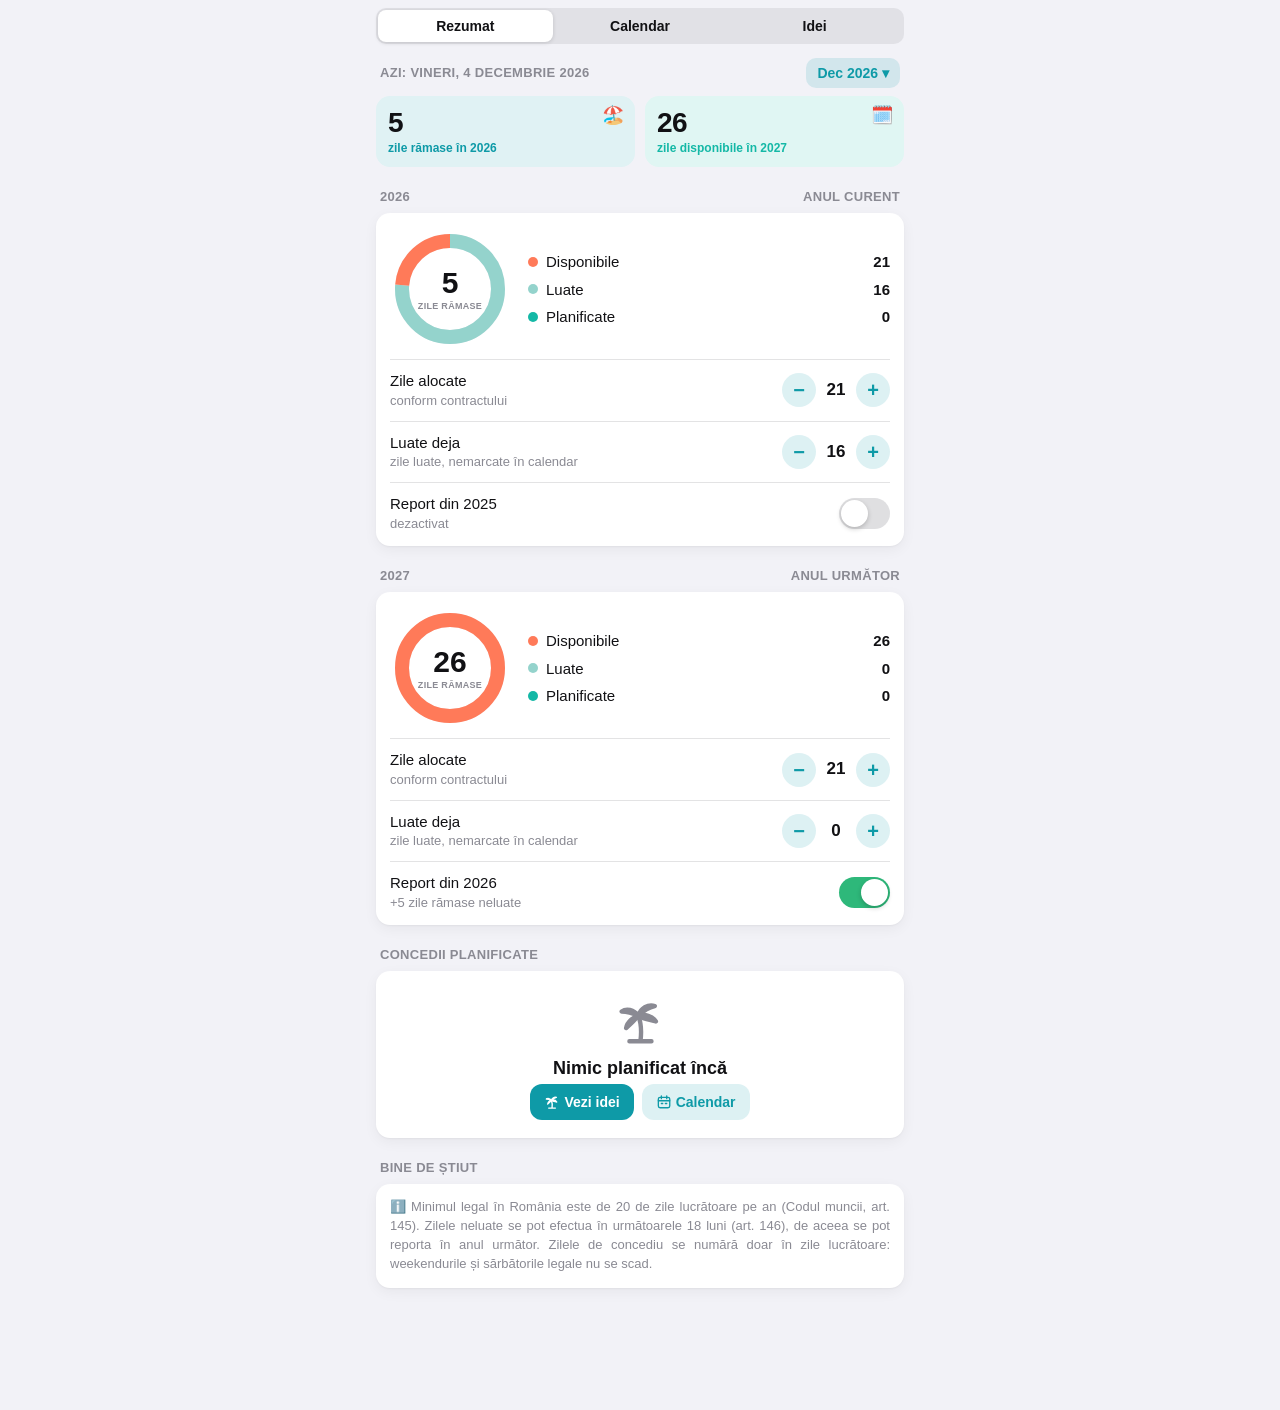
<file: docs/concediu.html>
<!doctype html>
<html lang="ro">
<head>
<meta charset="utf-8">
  <script>try{var t=localStorage.getItem("mindme.theme");if(t==="light"||t==="dark")document.documentElement.setAttribute("data-theme",t);}catch(e){}</script>
<meta name="viewport" content="width=device-width, initial-scale=1, maximum-scale=1, user-scalable=no, viewport-fit=cover">
<meta name="theme-color" content="#F2F2F7" media="(prefers-color-scheme: light)">
<meta name="theme-color" content="#000000" media="(prefers-color-scheme: dark)">
<meta name="color-scheme" content="light dark">
<meta name="apple-mobile-web-app-capable" content="yes">
<meta name="mobile-web-app-capable" content="yes">
<meta name="apple-mobile-web-app-status-bar-style" content="black-translucent">
<meta name="apple-mobile-web-app-title" content="Concediu">

<link rel="icon" href="icons/icon-192.png">
<link rel="apple-touch-icon" href="icons/apple-touch-icon.png">
<title>Concediu</title>
<style>
  /* ---------- MindMe design tokens (identice cu style.css din MindMe) ---------- */
  :root {
    --bg: #F2F2F7; --card: #FFFFFF; --card2: #F7F7FA; --text: #111114; --muted: #8A8A93;
    --line: rgba(60, 60, 67, .14); --accent: #0E9AA7; --red: #EB4240; --green: #2EB87A; --orange: #FF8C40;
    --shadow: 0 1px 2px rgba(0,0,0,.04), 0 4px 14px rgba(0,0,0,.05);
    --safe-b: env(safe-area-inset-bottom, 0px); --safe-t: env(safe-area-inset-top, 0px);
    --jos: 110px;   /* MindMe's glass bar floats over the last ~100px */
    --segpill: #FFFFFF; --segbg: rgba(118,118,128,.14); --track: #EFEFF4;
    /* nume vechi, folosite și în HTML-ul generat din script */
    --indigo: var(--accent); --violet: #5F7286; --text2: var(--muted); --fundal: var(--bg); --linie: var(--line);
    --coral: #FF7A59; --galben: #FFC94D;
    --co: #14B8A6; --co-trecut: #94D3CC; --sarb: #F43F5E; --sarb-bg: #FFE4E9; --we-bg: #ECECF1; --we: #8A8A93;
    color-scheme: light;
  }
  @media (prefers-color-scheme: dark) {
:root:not([data-theme="light"]) {
      --bg: #000000; --card: #1C1C1E; --card2: #2C2C2E; --text: #F4F4F6; --muted: #8E8E96;
      --line: rgba(255, 255, 255, .12); --shadow: none; --segpill: #636366; --segbg: rgba(118,118,128,.24); --track: #2C2C2E;
      --co-trecut: #2F7F77; --sarb-bg: rgba(244, 63, 94, .2); --we-bg: #2C2C2E; --we: #8E8E96;
      color-scheme: dark; --accent: #26B5C2;
    }
}
:root[data-theme="dark"] {
      --bg: #000000; --card: #1C1C1E; --card2: #2C2C2E; --text: #F4F4F6; --muted: #8E8E96;
      --line: rgba(255, 255, 255, .12); --shadow: none; --segpill: #636366; --segbg: rgba(118,118,128,.24); --track: #2C2C2E;
      --co-trecut: #2F7F77; --sarb-bg: rgba(244, 63, 94, .2); --we-bg: #2C2C2E; --we: #8E8E96;
      color-scheme: dark; --accent: #26B5C2;
    }

  * { box-sizing: border-box; -webkit-tap-highlight-color: transparent; }
  html, body { margin: 0; padding: 0; background: var(--bg); color: var(--text);
    font-family: -apple-system, BlinkMacSystemFont, "SF Pro Text", "Segoe UI", Roboto, sans-serif;
    touch-action: manipulation; -webkit-text-size-adjust: 100%; }
  body { font-size: 16px; line-height: 1.3; -webkit-font-smoothing: antialiased; overscroll-behavior-y: none; overflow-x: hidden;
    /* fără selecție de text / meniu de copiere, în afară de câmpuri */
    -webkit-user-select: none; user-select: none; -webkit-touch-callout: none; }
  input, textarea, select { -webkit-user-select: text; user-select: text; -webkit-touch-callout: default; font: inherit; font-size: max(16px, 1em); color: var(--text); }
  img { -webkit-user-drag: none; pointer-events: none; }
  button { font: inherit; cursor: pointer; color: inherit; background: none; border: 0; padding: 0;
    -webkit-user-select: none; user-select: none; transition: transform .15s ease, background .2s, color .2s; }
  button:active { transform: scale(.95); }
  [hidden] { display: none !important; }

  main { max-width: 560px; margin: 0 auto; padding: calc(var(--safe-t) + 8px) 16px calc(var(--jos) + var(--safe-b)); }

  /* ---------- secțiunile = control segmentat MindMe (bulă care alunecă, se trage cu degetul, lupă) ---------- */
  .seg { position: relative; display: flex; background: var(--segbg); border-radius: 10px; padding: 2px; margin: 0;
    touch-action: pan-y; -webkit-user-select: none; user-select: none; }
  .seg > button { flex: 1; position: relative; z-index: 1; padding: 7px 0; font-size: 14px; font-weight: 600; border-radius: 8px;
    color: var(--text); background: transparent !important; box-shadow: none !important; transition: transform .2s cubic-bezier(.3,1.4,.5,1); }
  .seg > button:active { transform: none; }
  .seg > button.over { transform: scale(1.06); }
  .seg.dragging > button { transition: transform .09s linear, color .2s; }
  .segpill { position: absolute; top: 2px; bottom: 2px; left: 0; width: 0; border-radius: 8px; background: var(--segpill);
    box-shadow: 0 1px 4px rgba(0,0,0,.14); z-index: 0; pointer-events: none;
    transition: transform .36s cubic-bezier(.3,1.3,.5,1), width .25s ease, top .2s, bottom .2s; }
  .seg.dragging .segpill { transition: width .2s ease, top .2s, bottom .2s; top: 0; bottom: 0; box-shadow: 0 3px 10px rgba(0,0,0,.18); }
  .seg.noanim .segpill { transition: none; }

  /* ---------- sus: azi + sold rapid (fără titlu — MindMe afișează titlul deasupra) ---------- */
  .hero { margin-top: 14px; }
  .hero-top { display: flex; justify-content: space-between; align-items: center; gap: 10px; margin: 0 4px 8px; }
  .hero p { margin: 0; color: var(--muted); font-size: 13px; font-weight: 600; text-transform: uppercase; letter-spacing: .3px;
    min-width: 0; overflow-wrap: break-word; }
  .an-pill { flex: 0 0 auto; border-radius: 10px; padding: 6px 11px; font-weight: 700; font-size: 14px;
    background: color-mix(in srgb, var(--accent) 14%, transparent); color: var(--accent); }
  .rezumat { display: grid; grid-template-columns: 1fr 1fr; gap: 10px; }
  .rezumat div { --tc: var(--accent); position: relative; border-radius: 14px; padding: 12px 12px 11px;
    background: color-mix(in srgb, var(--tc) 13%, var(--card)); min-width: 0; }
  .rezumat div + div { --tc: var(--co); }
  .rezumat div::after { content: "🏖️"; position: absolute; top: 10px; right: 11px; font-size: 18px; line-height: 1; }
  .rezumat div + div::after { content: "🗓️"; }
  .rezumat b { display: block; font-size: 28px; line-height: 1.05; font-weight: 800; letter-spacing: -.5px; font-variant-numeric: tabular-nums; color: var(--text); }
  .rezumat small { display: block; margin-top: 3px; font-size: 12px; font-weight: 700; color: var(--tc); }

  /* ---------- carduri și titluri de secțiune ---------- */
  .sec-title { font-size: 13px; font-weight: 600; text-transform: uppercase; color: var(--muted); letter-spacing: .3px; margin: 22px 4px 7px;
    display: flex; justify-content: space-between; align-items: baseline; gap: 8px; }
  .card { background: var(--card); border-radius: 14px; padding: 14px; margin-bottom: 12px; box-shadow: var(--shadow); }
  .card h2 { margin: 0; font-size: 20px; font-weight: 800; }
  .rand { display: flex; justify-content: space-between; align-items: center; gap: 10px; }
  .eticheta { font-size: 13px; font-weight: 600; color: var(--muted); text-transform: uppercase; letter-spacing: .3px; }
  .badge { font-size: 12px; font-weight: 700; padding: 3px 10px; border-radius: 20px;
    background: color-mix(in srgb, var(--accent) 14%, transparent); color: var(--accent); }
  .badge.viitor { background: color-mix(in srgb, var(--coral) 15%, transparent); color: var(--coral); }

  /* intrare lină la schimbarea secțiunii (ca slIn din MindMe) */
  @keyframes slIn { from { opacity: 0; transform: translateY(14px); } to { opacity: 1; transform: none; } }
  section.intra > * { animation: slIn .34s cubic-bezier(.2,.9,.3,1) both; }
  section.intra > :nth-child(2) { animation-delay: 45ms; }
  section.intra > :nth-child(3) { animation-delay: 90ms; }
  section.intra > :nth-child(4) { animation-delay: 135ms; }
  section.intra > :nth-child(n+5) { animation-delay: 180ms; }

  /* ---------- Sold ---------- */
  .donut { display: flex; align-items: center; gap: 18px; margin: 2px 0 10px; }
  .donut svg { flex: 0 0 120px; }
  .donut svg > circle:first-of-type { stroke: var(--track); }
  .donut .centru { font-size: 30px; font-weight: 800; fill: var(--text); }
  .donut .sub { font-size: 9px; fill: var(--muted); font-weight: 700; letter-spacing: .3px; }
  .leg { display: grid; gap: 8px; font-size: 15px; flex: 1; min-width: 0; }
  .leg span { display: flex; align-items: center; gap: 8px; }
  .leg i { width: 10px; height: 10px; border-radius: 50%; display: inline-block; flex: 0 0 auto; }
  .leg b { margin-left: auto; font-variant-numeric: tabular-nums; }

  .setare { display: flex; align-items: center; justify-content: space-between; gap: 10px; padding: 11px 0; border-top: .5px solid var(--line); font-size: 15px; }
  .setare:last-child { padding-bottom: 0; }
  .setare small { display: block; color: var(--muted); font-size: 13px; margin-top: 2px; }
  .stepper { display: flex; align-items: center; gap: 4px; flex: 0 0 auto; }
  .stepper button { width: 34px; height: 34px; border-radius: 17px; background: color-mix(in srgb, var(--accent) 14%, transparent); color: var(--accent); font-size: 20px; font-weight: 700; display: grid; place-items: center; line-height: 1; }
  .stepper button:active { transform: scale(.88); }
  .stepper b { min-width: 32px; text-align: center; font-size: 17px; font-variant-numeric: tabular-nums; }
  /* întrerupător — mărimea standard iPhone (ca .sw din MindMe) */
  .comutator { flex: 0 0 auto; width: 51px; height: 31px; border-radius: 31px; background: rgba(120,120,128,.24); position: relative; transition: background .2s; }
  .comutator:active { transform: none; }
  .comutator::after { content: ""; position: absolute; top: 2px; left: 2px; width: 27px; height: 27px; border-radius: 50%; background: #fff; transition: transform .2s; box-shadow: 0 2px 5px rgba(0,0,0,.2); }
  .comutator.on { background: var(--green); }
  .comutator.on::after { transform: translateX(20px); }
  .nota { font-size: 13px; color: var(--muted); line-height: 1.45; margin-top: 8px; }
  .nota b { color: var(--text); }
  .nota.justificat { text-align: justify; hyphens: none; -webkit-hyphens: none; }
  .avert { margin-top: 10px; padding: 10px 12px; border-radius: 12px; font-size: 14px; font-weight: 700; color: var(--sarb);
    background: color-mix(in srgb, var(--sarb) 12%, var(--card)); }

  .perioada { padding: 8px 0 8px 12px; margin: 4px 0; border-left: 4px solid var(--co); border-radius: 2px; }
  .perioada:first-child { margin-top: 0; }
  .perioada:last-child { margin-bottom: 0; }
  .perioada + .perioada { margin-top: 10px; }
  /* fiecare rând stă pe o singură linie; potrivesteRanduri() micșorează fontul dacă nu încape */
  .perioada b, .perioada small { display: block; white-space: nowrap; overflow: hidden; }
  .perioada b { font-size: 15px; font-weight: 600; }
  .perioada small { color: var(--muted); font-size: 13px; line-height: 1.5; }
  .gol { color: var(--muted); font-size: 14px; padding: 6px 0; }
  .card.gol { padding: 18px 14px; text-align: center; font-size: 15px; }
  .gol-frumos { text-align: center; padding: 10px 4px 4px; color: var(--muted); }
  .gol-frumos .ico-mare { font-size: 46px; line-height: 1.1; }
  .gol-frumos b { display: block; color: var(--text); font-size: 18px; margin: 8px 0 4px; }
  .gol-frumos p { margin: 0 0 14px; font-size: 15px; color: var(--muted); line-height: 1.45; text-wrap: balance; }
  .gol-frumos .chipuri { justify-content: center; margin: 0; flex-wrap: wrap; }
  .gol-frumos .chip { padding: 9px 14px; border-radius: 12px; font-size: 14px; font-weight: 700;
    background: color-mix(in srgb, var(--accent) 14%, transparent); color: var(--accent); }
  .gol-frumos .chip.activ { background: var(--accent); color: #fff; }

  /* ---------- Calendar ---------- */
  .cal-cap { display: flex; align-items: center; gap: 6px; }
  .cal-cap .titlu { flex: 1; min-width: 0; text-align: center; font-size: 17px; white-space: nowrap; font-weight: 700; color: var(--text); padding: 8px 4px; border-radius: 10px; }
  .cal-cap .titlu::after { content: " ▾"; color: var(--accent); font-size: 13px; }
  .rotund { width: 36px; height: 36px; flex: 0 0 auto; border-radius: 18px; background: color-mix(in srgb, var(--accent) 12%, transparent); color: var(--accent); font-size: 22px; font-weight: 700; line-height: 1; display: grid; place-items: center; padding-bottom: 2px; }
  .rotund:active { transform: scale(.88); }
  .buton-azi { flex: 0 0 auto; background: var(--accent); color: #fff; border-radius: 10px; padding: 0 12px; height: 34px; font-weight: 700; font-size: 14px; }
  .grila { display: grid; grid-template-columns: repeat(7, 1fr); gap: 4px; margin-top: 10px; touch-action: pan-y; }
  .grila.din-dreapta { animation: dinDreapta .28s cubic-bezier(.2,.9,.3,1); }
  .grila.din-stanga { animation: dinStanga .28s cubic-bezier(.2,.9,.3,1); }
  @keyframes dinDreapta { from { opacity: 0; transform: translateX(26px); } }
  @keyframes dinStanga { from { opacity: 0; transform: translateX(-26px); } }
  .grila .cap { text-align: center; font-size: 9px; font-weight: 700; letter-spacing: -.35px; white-space: nowrap; color: var(--muted); padding: 2px 0 4px; }
  .zi { aspect-ratio: 1 / 1; display: flex; align-items: center; justify-content: center; font-size: 15px; font-weight: 600;
    border-radius: 50%; background: transparent; user-select: none; position: relative; cursor: pointer; font-variant-numeric: tabular-nums;
    transition: transform .15s, background .15s, color .15s; }
  .zi:not(.goala):active { transform: scale(.88); }
  .zi:not(.goala):not(.co):not(.sarb):active { background: var(--card2); }
  .zi.goala { cursor: default; }
  .zi.we { color: var(--we); font-weight: 500; }
  .zi.sarb { background: var(--sarb-bg); color: var(--sarb); font-weight: 700; }
  .zi.co { background: var(--co); color: #fff; font-weight: 700; }
  .zi.co.trecut { background: var(--co-trecut); }
  .zi.azi { box-shadow: inset 0 0 0 2px var(--accent); color: var(--accent); font-weight: 800; }
  .zi.co.azi { color: #fff; }
  .zi.sarb::after { content: ""; position: absolute; bottom: 5px; width: 4px; height: 4px; border-radius: 50%; background: var(--sarb); }
  .legenda { display: grid; grid-template-columns: 1fr 1fr; gap: 9px 14px; margin-top: 12px; padding-top: 12px; border-top: .5px solid var(--line); font-size: 14px; font-weight: 600; color: var(--text); }
  .legenda span { display: flex; align-items: center; gap: 8px; line-height: 1.2; }
  .legenda i { width: 11px; height: 11px; border-radius: 50%; display: inline-block; flex: 0 0 auto; }
  .info { margin-top: 12px; font-size: 14px; line-height: 1.4; color: var(--text); background: color-mix(in srgb, var(--accent) 10%, var(--card)); border-radius: 12px; padding: 10px 12px; min-height: 40px; }
  .info:empty { display: none; }
  .sarb-lista { margin: -2px 0; }
  .sarb-lista div { display: flex; justify-content: space-between; gap: 10px; padding: 11px 0; border-top: .5px solid var(--line); font-size: 15px; }
  .sarb-lista div:first-child { border-top: 0; }
  .sarb-lista span { color: var(--sarb); font-weight: 700; white-space: nowrap; }
  .card:has(> .sarb-lista) { padding-top: 10px; padding-bottom: 10px; }

  /* ---------- Idei ---------- */
  .chipuri { display: flex; gap: 8px; margin-bottom: 12px; }
  .chip { padding: 7px 14px; border-radius: 20px; font-weight: 600; font-size: 14px; background: var(--card); color: var(--text); }
  .chipuri.seg { margin: 14px 0 12px; gap: 0; }
  .chipuri.seg > .chip { padding: 7px 0; border-radius: 8px; font-size: 14px; }
  .nota-idei { margin: 0; padding: 11px 13px; border-radius: 14px; font-size: 14px; line-height: 1.45; color: var(--text);
    background: color-mix(in srgb, var(--accent) 10%, var(--card)); }
  .nota-idei .nota { margin: 0; font-size: 14px; color: color-mix(in srgb, var(--text) 78%, transparent); }

  .idee { background: var(--card); border-radius: 14px; padding: 14px; margin-bottom: 12px; box-shadow: var(--shadow); }
  .idee-titlu { font-weight: 700; font-size: 16px; }
  .idee-per { color: var(--muted); font-size: 13px; margin-top: 3px; }
  .castig { --tc: var(--coral); flex: 0 0 auto; text-align: center; background: color-mix(in srgb, var(--tc) 14%, var(--card)); color: var(--tc); border-radius: 12px; padding: 6px 10px; min-width: 66px; }
  .castig b { display: block; font-size: 22px; line-height: 1.1; font-weight: 800; font-variant-numeric: tabular-nums; }
  .castig small { font-size: 10px; font-weight: 700; }
  .idee.zero .castig { --tc: #E0A000; }
  .idee.planificat .castig { --tc: var(--co); }
  .idee.planificat { box-shadow: var(--shadow), inset 0 0 0 1.5px color-mix(in srgb, var(--co) 55%, transparent); }
  .banda { display: flex; gap: 3px; margin: 12px 0 10px; }
  .banda div { flex: 1; text-align: center; font-size: 10px; font-weight: 700; padding: 6px 0; border-radius: 8px; min-width: 0; line-height: 1.25; }
  .banda .b-we { background: var(--we-bg); color: var(--we); }
  .banda .b-sarb { background: var(--sarb-bg); color: var(--sarb); }
  .banda .b-co { background: var(--co); color: #fff; }
  .idee-jos { display: flex; justify-content: space-between; align-items: center; gap: 10px; font-size: 13px; color: var(--muted); line-height: 1.4; }
  .idee-jos b { color: var(--text); }
  .idee-jos button { flex: 0 0 auto; border-radius: 10px; padding: 7px 12px; font-weight: 700; font-size: 14px; background: var(--accent); color: #fff; }
  .idee.planificat .idee-jos button { background: color-mix(in srgb, var(--co) 15%, transparent); color: var(--co); }

  /* ---------- fereastra de jos (alegere lună / an) = bottom sheet MindMe ---------- */
  .fundal-sheet { position: fixed; inset: 0; background: rgba(0,0,0,.35); z-index: 20; display: flex; align-items: flex-end; justify-content: center;
    animation: fade .2s; touch-action: none; overscroll-behavior: contain; }
  .sheet { background: var(--bg); width: 100%; max-width: 560px; border-radius: 14px 14px 0 0; box-shadow: 0 -8px 30px rgba(0,0,0,.12);
    padding: 6px 0 calc(24px + var(--safe-b)); animation: up .28s cubic-bezier(.2,.9,.3,1); }
  html.inmm .sheet { padding-bottom: calc(var(--jos) + var(--safe-b)); }   /* în MindMe: deasupra barei plutitoare */
  .fundal-sheet.pleaca { animation: fadeOut .22s ease forwards; }
  .fundal-sheet.pleaca .sheet { animation: down .22s cubic-bezier(.4,0,.8,.4) forwards; }
  @keyframes up { from { transform: translateY(100%); } to { transform: none; } }
  @keyframes down { to { transform: translateY(100%); } }
  @keyframes fade { from { opacity: 0; } to { opacity: 1; } }
  @keyframes fadeOut { to { opacity: 0; } }
  .maner { width: 36px; height: 5px; border-radius: 3px; background: rgba(120,120,128,.35); margin: 0 auto 2px; }
  .panel-head { display: flex; align-items: center; justify-content: space-between; padding: 8px 16px 6px; gap: 8px; }
  .panel-head .t { font-weight: 700; font-size: 17px; text-align: center; flex: 1; overflow-wrap: break-word; line-height: 1.2; }
  .panel-head button { color: var(--accent); font-size: 17px; min-width: 70px; text-align: left; padding: 6px 0; }
  .panel-head button.save { font-weight: 700; text-align: right; }
  .sheet-body { padding: 4px 16px 0; }
  .an-nav { display: flex; align-items: center; justify-content: space-between; background: var(--card); border-radius: 14px; padding: 8px; box-shadow: var(--shadow); }
  .an-nav h3 { margin: 0; font-size: 20px; font-weight: 800; font-variant-numeric: tabular-nums; }
  .luni { display: grid; grid-template-columns: repeat(3, 1fr); gap: 10px; margin: 12px 0 14px; }
  .luni.din-dreapta { animation: dinDreapta .26s cubic-bezier(.2,.9,.3,1); }
  .luni.din-stanga { animation: dinStanga .26s cubic-bezier(.2,.9,.3,1); }
  .luni button { background: var(--card); box-shadow: var(--shadow); border-radius: 12px; padding: 14px 0; font-size: 15px; font-weight: 600; color: var(--text); position: relative; }
  .luni button.sel { background: var(--accent); color: #fff; }
  .luni button.curenta:not(.sel) { box-shadow: inset 0 0 0 2px var(--accent); color: var(--accent); }
  .luni button em { position: absolute; top: 5px; right: 7px; font-style: normal; font-size: 10px; font-weight: 700; background: var(--co); color: #fff; border-radius: 999px; padding: 1px 6px; }
  .buton-mare { width: 100%; border-radius: 12px; padding: 13px; font-size: 16px; font-weight: 700;
    background: color-mix(in srgb, var(--accent) 14%, transparent); color: var(--accent); }

  /* mesaj scurt: deasupra barei plutitoare din MindMe */
  .toast { position: fixed; left: 50%; bottom: calc(var(--jos) + var(--safe-b)); transform: translateX(-50%); background: var(--text); color: var(--bg);
    padding: 11px 18px; border-radius: 22px; font-size: 14px; font-weight: 600; text-align: center; z-index: 30; width: max-content; max-width: calc(100% - 32px);
    box-shadow: 0 6px 20px rgba(0,0,0,.2); animation: urcaToast .28s cubic-bezier(.2,.9,.3,1); }
  @keyframes urcaToast { from { transform: translate(-50%, 24px); opacity: 0; } }

  /* no emoji: drawings in their place (icons.js) */
  .ig { display: inline-flex; width: 1.15em; height: 1.15em; vertical-align: -.2em; flex: 0 0 auto; }
  .ig svg { width: 100%; height: 100%; }
  body { font-weight: 500; }
  input, select, textarea, button { font-weight: inherit; }
</style>
</head>
<body>
<main>
  <div class="seg" id="segTab" role="tablist">
    <button data-tab="sold" class="on activ">Rezumat</button>
    <button data-tab="cal">Calendar</button>
    <button data-tab="idei">Idei</button>
  </div>

  <header class="hero">
    <div class="hero-top">
      <p id="subtitlu"></p>
      <button class="an-pill" id="btnAn"></button>
    </div>
    <div class="rezumat" id="rezumat"></div>
  </header>

  <section id="tab-sold"></section>

  <section id="tab-cal" hidden>
    <div class="sec-title">Calendar</div>
    <div class="card">
      <div class="cal-cap">
        <button class="rotund" id="lunaInapoi" aria-label="Luna anterioară">‹</button>
        <button class="titlu" id="titluLuna"></button>
        <button class="rotund" id="lunaInainte" aria-label="Luna următoare">›</button>
        <button class="buton-azi" id="btnAzi">Azi</button>
      </div>
      <div class="grila" id="grila"></div>
      <div class="legenda">
        <span><i style="background:var(--co)"></i>Concediu planificat</span>
        <span><i style="background:var(--co-trecut)"></i>Concediu luat</span>
        <span><i style="background:var(--sarb-bg);box-shadow:inset 0 0 0 1px var(--sarb)"></i>Sărbătoare legală</span>
        <span><i style="background:transparent;box-shadow:inset 0 0 0 1.5px var(--accent)"></i>Azi</span>
      </div>
      <div class="info" id="info"></div>
    </div>
    <div class="sec-title" id="titluSarbLuna"></div>
    <div class="card">
      <div class="sarb-lista" id="sarbLuna"></div>
    </div>
  </section>

  <section id="tab-idei" hidden>
    <div class="chipuri seg" id="chipuriIdei"></div>
    <div class="nota-idei">
      <div class="nota" id="notaIdei"></div>
    </div>
    <div class="sec-title">Punți și weekenduri prelungite</div>
    <div id="listaIdei"></div>
  </section>
</main>

<div class="fundal-sheet" id="picker" hidden>
  <div class="sheet" role="dialog" aria-label="Alege luna">
    <div class="maner"></div>
    <div class="panel-head">
      <button id="pickRenunta">Renunță</button>
      <div class="t">Alege luna</div>
      <button class="save" id="pickGata">Gata</button>
    </div>
    <div class="sheet-body">
      <div class="an-nav">
        <button class="rotund" id="pickInapoi" aria-label="Anul anterior">‹</button>
        <h3 id="pickAn"></h3>
        <button class="rotund" id="pickInainte" aria-label="Anul următor">›</button>
      </div>
      <div class="luni" id="pickLuni"></div>
      <button class="buton-mare" id="pickAzi">Înapoi la azi</button>
    </div>
  </div>
</div>

<script>
"use strict";
// deschisă în MindMe (iframe)? atunci bara plutitoare MindMe stă peste partea de jos
try { if (window.top !== window.self) document.documentElement.classList.add("inmm"); } catch (e) { document.documentElement.classList.add("inmm"); }

// ---------- date calendaristice (UTC, fără probleme de oră de vară)
const LUNI = ["Ianuarie","Februarie","Martie","Aprilie","Mai","Iunie","Iulie","August","Septembrie","Octombrie","Noiembrie","Decembrie"];
const LUNI_SCURT = ["ianuarie","februarie","martie","aprilie","mai","iunie","iulie","august","septembrie","octombrie","noiembrie","decembrie"];   // full names: no abbreviations
const ZS = ["Duminică","Luni","Marți","Miercuri","Joi","Vineri","Sâmbătă"];
const ZILE_LUNG = ["duminică","luni","marți","miercuri","joi","vineri","sâmbătă"];
const ZI_MS = 864e5;
const D = (y, m, d) => new Date(Date.UTC(y, m - 1, d));
const adauga = (d, n) => new Date(d.getTime() + n * ZI_MS);
const cheie = d => d.toISOString().slice(0, 10);
const dinCheie = k => D(+k.slice(0, 4), +k.slice(5, 7), +k.slice(8, 10));
const _acum = new Date();
const AZI = D(_acum.getFullYear(), _acum.getMonth() + 1, _acum.getDate());
const K_AZI = cheie(AZI);
const AN_AZI = AZI.getUTCFullYear();
const fmt = d => `${ZS[d.getUTCDay()].toLowerCase()}, ${d.getUTCDate()} ${LUNI_SCURT[d.getUTCMonth()]}`;
// „Joi, 19 noiembrie”
const fmtLung = d => { const z = ZILE_LUNG[d.getUTCDay()]; return `${z[0].toUpperCase() + z.slice(1)}, ${d.getUTCDate()} ${LUNI[d.getUTCMonth()].toLowerCase()}`; };
const zile = n => n === 1 ? "1 zi" : `${n} zile`;

// ---------- sărbători legale România (Codul muncii, art. 139)
function pasteOrtodox(an) {
  const a = an % 4, b = an % 7, c = an % 19;
  const d = (19 * c + 15) % 30, e = (2 * a + 4 * b - d + 34) % 7;
  return adauga(D(an, Math.floor((d + e + 114) / 31), (d + e + 114) % 31 + 1), 13);
}
const _sarb = {};
function sarbatori(an) {
  if (_sarb[an]) return _sarb[an];
  const z = {};
  const pune = (d, nume) => { const k = cheie(d); z[k] = z[k] ? z[k] + " / " + nume : nume; };
  pune(D(an, 1, 1), "Anul Nou"); pune(D(an, 1, 2), "Anul Nou");
  if (an >= 2024) { pune(D(an, 1, 6), "Boboteaza"); pune(D(an, 1, 7), "Sf. Ioan"); }
  pune(D(an, 1, 24), "Ziua Unirii"); pune(D(an, 5, 1), "Ziua Muncii"); pune(D(an, 6, 1), "Ziua Copilului");
  pune(D(an, 8, 15), "Sfânta Maria"); pune(D(an, 11, 30), "Sf. Andrei"); pune(D(an, 12, 1), "Ziua Națională");
  pune(D(an, 12, 25), "Crăciunul"); pune(D(an, 12, 26), "Crăciunul");
  const p = pasteOrtodox(an);
  for (const [delta, nume] of [[-2, "Vinerea Mare"], [0, "Paștele"], [1, "Paștele"], [49, "Rusaliile"], [50, "Rusaliile"]]) pune(adauga(p, delta), nume);
  return (_sarb[an] = z);
}
const numeSarb = k => sarbatori(+k.slice(0, 4))[k];
const weekend = d => { const w = d.getUTCDay(); return w === 0 || w === 6; };
const liber = d => weekend(d) || !!numeSarb(cheie(d));

// ---------- date salvate
const CHEIE = "zileConcediu.date";
function incarca() {
  let d = null;
  try { d = JSON.parse(localStorage.getItem(CHEIE)); } catch (e) { d = null; }
  if (!d) {   // prima pornire: anul curent cu 5 zile rămase (21 alocate, 16 luate)
    d = { ani: {}, zile: {} };
    d.ani[AN_AZI] = { alocate: 21, luateInainte: 16, report: false };
  }
  d.ani = d.ani || {}; d.zile = d.zile || {};
  for (const an of [AN_AZI, AN_AZI + 1]) if (!d.ani[an]) d.ani[an] = { alocate: 21, luateInainte: 0, report: true };
  return d;
}
const date = incarca();
function salveaza() {
  try { localStorage.setItem(CHEIE, JSON.stringify(date)); } catch (e) { toast("Eroare la salvare: " + e.message); }
}

function sold(an, adancime = 0) {
  const c = date.ani[an];
  if (!c) return null;
  let luate = 0, plan = 0;
  for (const k in date.zile) if (+k.slice(0, 4) === an) { if (k <= K_AZI) luate++; else plan++; }
  const prec = c.report && adancime < 10 ? sold(an - 1, adancime + 1) : null;
  const report = prec ? Math.max(0, prec.ramase) : 0;
  const total = c.alocate + report;
  return { total, report, alocate: c.alocate, inainte: c.luateInainte, luate, plan,
           ramase: total - c.luateInainte - luate - plan, folosite: c.luateInainte + luate };
}

// ---------- idei de concediu: extinde fiecare bloc liber din jurul sărbătorilor
// pentru fiecare bloc: varianta fără concediu, cea mai eficientă și cea mai lungă (max. 5 zile CO)
function idei(an) {
  const rez = [], vazute = new Set(), blocuri = new Set();
  for (const hk of Object.keys(sarbatori(an)).sort()) {
    const h = dinCheie(hk);
    if (weekend(h)) continue;
    let s = h, e = h;
    while (liber(adauga(s, -1))) s = adauga(s, -1);
    while (liber(adauga(e, 1))) e = adauga(e, 1);
    if (blocuri.has(cheie(s))) continue;
    blocuri.add(cheie(s));
    const variante = [{ s, e, co: [] }];
    for (let L = 0; L <= 4; L++) for (let R = 0; R <= 4; R++) {
      if (L + R < 1 || L + R > 5) continue;
      let a = s, b = e; const co = [];
      for (let i = 0; i < L; i++) { a = adauga(a, -1); co.push(cheie(a)); while (liber(adauga(a, -1))) a = adauga(a, -1); }
      for (let i = 0; i < R; i++) { b = adauga(b, 1); co.push(cheie(b)); while (liber(adauga(b, 1))) b = adauga(b, 1); }
      variante.push({ s: a, e: b, co: co.sort() });
    }
    const valide = [];
    for (const v of variante) {
      v.total = Math.round((v.e - v.s) / ZI_MS) + 1;
      if (v.co.some(k => k <= K_AZI) || v.e < AZI) continue;   // nu propunem zile din trecut
      if (v.co.length === 0 ? v.total >= 3 : v.total >= 4 && v.total / v.co.length >= 2) valide.push(v);
    }
    const alese = [];
    const zero = valide.find(v => !v.co.length);
    if (zero) alese.push(zero);
    const cuCo = valide.filter(v => v.co.length);
    const ef = v => v.total / v.co.length;
    const eficienta = cuCo.slice().sort((a, b) => ef(b) - ef(a) || a.co.length - b.co.length || a.s - b.s)[0];
    const lunga = cuCo.slice().sort((a, b) => b.total - a.total || a.co.length - b.co.length || a.s - b.s)[0];
    if (eficienta) alese.push(eficienta);
    if (lunga && lunga !== eficienta && lunga.total > eficienta.total) alese.push(lunga);
    for (const v of alese) {
      const id = v.co.join() || cheie(v.s);
      if (vazute.has(id)) continue;
      vazute.add(id);
      const nume = [];
      for (let d = v.s; d <= v.e; d = adauga(d, 1)) { const n = numeSarb(cheie(d)); if (n && !nume.includes(n)) nume.push(n); }
      rez.push(Object.assign(v, { nume, bloc: s }));
    }
  }
  return rez.sort((x, y) => x.bloc - y.bloc || x.co.length - y.co.length);
}

// „26, 27 noi · 2, 3, 4 dec”
function listaZile(chei) {
  const grupuri = [];
  for (const k of chei) {
    const d = dinCheie(k), eticheta = LUNI_SCURT[d.getUTCMonth()], g = grupuri[grupuri.length - 1];
    if (g && g.luna === eticheta) g.zile.push(d.getUTCDate()); else grupuri.push({ luna: eticheta, zile: [d.getUTCDate()] });
  }
  return grupuri.map(g => `${g.zile.join(", ")} ${g.luna}`).join(" · ");
}

// ---------- interfață
const $ = id => document.getElementById(id);
let tab = "sold", an = AN_AZI, luna = AZI.getUTCMonth() + 1, anIdei = AN_AZI, anPicker = an;

function toast(text) {
  document.querySelectorAll(".toast").forEach(t => t.remove());
  const t = document.createElement("div"); t.className = "toast"; t.textContent = text;
  document.body.appendChild(t); setTimeout(() => t.remove(), 3200);
}

// repornește o animație CSS pe un element
function anim(el, cls, ms = 450) {
  el.classList.remove("din-dreapta", "din-stanga", "intra"); void el.offsetWidth; el.classList.add(cls);
  clearTimeout(el._anim); el._anim = setTimeout(() => el.classList.remove(cls), ms);
}

function deseneazaAntet() {
  $("btnAn").textContent = `${LUNI[luna - 1].slice(0, 3)} ${an} ▾`;
  const s1 = sold(AN_AZI), s2 = sold(AN_AZI + 1);
  $("subtitlu").textContent = `Azi: ${ZILE_LUNG[AZI.getUTCDay()]}, ${AZI.getUTCDate()} ${LUNI[AZI.getUTCMonth()].toLowerCase()} ${AN_AZI}`;
  $("rezumat").innerHTML =
    `<div><b>${s1.ramase}</b><small>${s1.ramase === 1 ? "zi rămasă" : "zile rămase"} în ${AN_AZI}</small></div>` +
    `<div><b>${s2.ramase}</b><small>${s2.ramase === 1 ? "zi disponibilă" : "zile disponibile"} în ${AN_AZI + 1}</small></div>`;
}

function donut(s) {
  const r = 48, C = 2 * Math.PI * r, tot = Math.max(s.total, s.folosite + s.plan, 1);
  const seg = (val, start, cul) => val <= 0 ? "" :
    `<circle r="${r}" cx="60" cy="60" fill="none" stroke="${cul}" stroke-width="14" stroke-linecap="butt"
      stroke-dasharray="${C * val / tot} ${C}" stroke-dashoffset="${-C * start / tot}" transform="rotate(-90 60 60)"/>`;
  return `<svg viewBox="0 0 120 120" width="120" height="120">
    <circle r="${r}" cx="60" cy="60" fill="none" stroke="#EEF0FF" stroke-width="14"/>
    ${seg(s.folosite, 0, "#94D3CC")}${seg(s.plan, s.folosite, "#14B8A6")}
    ${seg(Math.max(0, s.ramase), s.folosite + s.plan, "#FF7A59")}
    <text x="60" y="64" text-anchor="middle" class="centru" ${s.ramase < 0 ? 'style="fill:#F43F5E"' : ""}>${s.ramase}</text>
    <text x="60" y="80" text-anchor="middle" class="sub">ZILE RĂMASE</text></svg>`;
}

function perioadePlanificate() {
  const k = Object.keys(date.zile).filter(x => x > K_AZI).sort();
  const grupuri = [];
  for (const x of k) {
    const d = dinCheie(x), g = grupuri[grupuri.length - 1];
    if (g) {   // aceeași perioadă dacă între ele sunt doar zile libere
      let p = adauga(g.e, 1); while (p < d && liber(p)) p = adauga(p, 1);
      if (cheie(p) === x) { g.e = d; g.n++; continue; }
    }
    grupuri.push({ s: d, e: d, n: 1 });
  }
  return grupuri.map(g => {
    let s = g.s, e = g.e;
    while (liber(adauga(s, -1))) s = adauga(s, -1);
    while (liber(adauga(e, 1))) e = adauga(e, 1);
    const total = Math.round((e - s) / ZI_MS) + 1;
    return `<div class="perioada"><b>${g.n === 1 ? fmtLung(g.s) : `${fmtLung(g.s)} – ${fmtLung(g.e)}`}</b>
      <small>${g.s.getUTCFullYear()} · ${zile(g.n)} de concediu → ${total === 1 ? "1 zi liberă" : `${total} zile libere`}</small>
      ${s < g.s || e > g.e ? `<small>Liber: ${fmtLung(s)} – ${fmtLung(e)}</small>` : ""}</div>`;
  }).join("");
}

// micșorează fontul rândurilor care nu încap pe o linie (fără să taie textul)
function potrivesteRanduri() {
  document.querySelectorAll(".perioada b, .perioada small").forEach(el => {
    el.style.fontSize = "";
    let f = parseFloat(getComputedStyle(el).fontSize);
    while (el.scrollWidth > el.clientWidth && f > 9) { f -= 0.5; el.style.fontSize = f + "px"; }
  });
}

function deseneazaSold() {
  let html = "";
  for (const a of [AN_AZI, AN_AZI + 1]) {
    const s = sold(a), c = date.ani[a];
    html += `<div class="sec-title"><span>${a}</span><span>${a === AN_AZI ? "anul curent" : "anul următor"}</span></div>
      <div class="card">
      <div class="donut">${donut(s)}
        <div class="leg">
          <span><i style="background:#FF7A59"></i>Disponibile<b>${s.total}</b></span>
          <span><i style="background:#94D3CC"></i>Luate<b>${s.folosite}</b></span>
          <span><i style="background:#14B8A6"></i>Planificate<b>${s.plan}</b></span>
        </div></div>
      <div class="setare"><div>Zile alocate<small>conform contractului</small></div>
        <div class="stepper"><button data-an="${a}" data-camp="alocate" data-d="-1" aria-label="Mai puține">−</button><b>${c.alocate}</b><button data-an="${a}" data-camp="alocate" data-d="1" aria-label="Mai multe">+</button></div></div>
      <div class="setare"><div>Luate deja<small>zile luate, nemarcate în calendar</small></div>
        <div class="stepper"><button data-an="${a}" data-camp="luateInainte" data-d="-1" aria-label="Mai puține">−</button><b>${c.luateInainte}</b><button data-an="${a}" data-camp="luateInainte" data-d="1" aria-label="Mai multe">+</button></div></div>
      <div class="setare"><div>Report din ${a - 1}<small>${c.report ? (s.report ? `+${zile(s.report)} rămase neluate` : "nicio zi de reportat") : "dezactivat"}</small></div>
        <button class="comutator ${c.report ? "on" : ""}" data-report="${a}" aria-label="Report"></button></div>
      ${s.ramase < 0 ? `<div class="avert">⚠ Ai planificat cu ${zile(-s.ramase)} mai mult decât ai disponibil.</div>` : ""}
    </div>`;
  }
  const per = perioadePlanificate();
  html += `<div class="sec-title">Concedii planificate</div><div class="card">
    ${per || `<div class="gol-frumos"><div class="ico-mare">🏝️</div><b>Nimic planificat încă</b>
      <div class="chipuri"><button class="chip activ" data-mergi="idei">🌴 Vezi idei</button>
      <button class="chip" data-mergi="cal">📅 Calendar</button></div></div>`}</div>
    <div class="sec-title">Bine de știut</div>
    <div class="card"><div class="nota justificat" style="margin:0">ℹ️ Minimul legal în România este de 20 de zile lucrătoare pe an (Codul muncii, art. 145).
    Zilele neluate se pot efectua în următoarele 18 luni (art. 146), de aceea se pot reporta în anul următor.
    Zilele de concediu se numără doar în zile lucrătoare: weekendurile și sărbătorile legale nu se scad.</div></div>`;
  $("tab-sold").innerHTML = html;
  potrivesteRanduri();
}

function deseneazaCalendar() {
  $("titluLuna").textContent = `${LUNI[luna - 1]} ${an}`;
  const g = $("grila"); g.innerHTML = "";
  ["Luni", "Marți", "Miercuri", "Joi", "Vineri", "Sâmbătă", "Duminică"].forEach(n => { const h = document.createElement("div"); h.className = "cap"; h.textContent = n; g.appendChild(h); });
  const prima = D(an, luna, 1), nrZile = new Date(Date.UTC(an, luna, 0)).getUTCDate();
  for (let i = 0; i < (prima.getUTCDay() + 6) % 7; i++) { const e = document.createElement("div"); e.className = "zi goala"; g.appendChild(e); }
  for (let z = 1; z <= nrZile; z++) {
    const d = D(an, luna, z), k = cheie(d), el = document.createElement("div");
    let cls = "zi";
    if (numeSarb(k)) cls += " sarb"; else if (weekend(d)) cls += " we"; else if (date.zile[k]) cls += " co" + (k <= K_AZI ? " trecut" : "");
    if (k === K_AZI) cls += " azi";
    el.className = cls; el.textContent = z;
    el.onclick = () => clickZi(d);
    g.appendChild(el);
  }
  const lista = Object.entries(sarbatori(an)).filter(([k]) => +k.slice(5, 7) === luna).sort();
  $("titluSarbLuna").textContent = `Sărbători legale în ${LUNI[luna - 1].toLowerCase()}`;
  $("sarbLuna").innerHTML = lista.length ? lista.map(([k, n]) => {
    const d = dinCheie(k);
    return `<div>${n}<span>${fmt(d)}${weekend(d) ? " · weekend" : ""}</span></div>`;
  }).join("") : `<div class="gol" style="border:0">Nicio sărbătoare legală luna aceasta.</div>`;
}

function clickZi(d) {
  const k = cheie(d), text = `${ZILE_LUNG[d.getUTCDay()]}, ${d.getUTCDate()} ${LUNI[d.getUTCMonth()].toLowerCase()} ${d.getUTCFullYear()}`;
  const n = numeSarb(k);
  if (n) { $("info").innerHTML = `🎉 <b>${text}</b> — sărbătoare legală: ${n}`; return; }
  if (weekend(d)) { $("info").innerHTML = `😎 <b>${text}</b> — weekend, nu se scade din concediu`; return; }
  const a = d.getUTCFullYear();
  if (!date.ani[a]) date.ani[a] = { alocate: 21, luateInainte: 0, report: true };
  if (date.zile[k]) delete date.zile[k]; else date.zile[k] = "co";
  salveaza();
  const s = sold(a);
  $("info").innerHTML = date.zile[k]
    ? `🏖️ <b>${text}</b> — zi de concediu. Mai ai <b>${s.ramase}</b> ${s.ramase === 1 ? "zi" : "zile"} în ${a}.`
    : `<b>${text}</b> — zi lucrătoare. Mai ai <b>${s.ramase}</b> ${s.ramase === 1 ? "zi" : "zile"} în ${a}.`;
  if (s.ramase < 0) toast(`⚠ Depășești zilele disponibile în ${a} cu ${zile(-s.ramase)}`);
  deseneaza();
}

function deseneazaIdei() {
  $("chipuriIdei").innerHTML = [AN_AZI, AN_AZI + 1].map(a => `<button class="chip ${a === anIdei ? "activ" : ""}" data-an-idei="${a}">${a}</button>`).join("");
  const s = sold(anIdei), lista = idei(anIdei);
  $("notaIdei").innerHTML = `Ai <b>${s.ramase}</b> ${s.ramase === 1 ? "zi disponibilă" : "zile disponibile"} în ${anIdei}.`;
  if (!lista.length) { $("listaIdei").innerHTML = `<div class="card gol">Nu mai sunt sărbători legale în ${anIdei}.</div>`; return; }
  $("listaIdei").innerHTML = lista.map((v, i) => {
    const plan = v.co.length && v.co.every(k => date.zile[k]);
    let banda = "";
    for (let d = v.s; d <= v.e; d = adauga(d, 1)) {
      const k = cheie(d), cls = v.co.includes(k) ? "b-co" : numeSarb(k) ? "b-sarb" : "b-we";
      banda += `<div class="${cls}">${ZS[d.getUTCDay()]}<br>${d.getUTCDate()}</div>`;
    }
    const raport = v.co.length ? ` · ×${(v.total / v.co.length).toFixed(1).replace(".0", "")}` : "";
    return `<div class="idee ${v.co.length ? "" : "zero"} ${plan ? "planificat" : ""}">
      <div class="rand"><div><div class="idee-titlu">${v.nume.join(" + ")}</div>
        <div class="idee-per">${fmt(v.s)} – ${fmt(v.e)} ${v.e.getUTCFullYear()}${raport}</div></div>
        <div class="castig"><b>${v.total}</b><small>zile libere</small></div></div>
      <div class="banda">${banda}</div>
      <div class="idee-jos">${v.co.length
        ? `<span>Iei <b>${zile(v.co.length)}</b>: ${listaZile(v.co)}</span>
           <button data-idee="${i}">${plan ? "✓ Planificat" : "+ Planifică"}</button>`
        : `<span>🎉 Fără zile de concediu — weekend prelungit</span>`}</div>
    </div>`;
  }).join("");
  $("listaIdei").querySelectorAll("[data-idee]").forEach(b => b.onclick = () => {
    const v = lista[+b.dataset.idee], plan = v.co.every(k => date.zile[k]);
    for (const k of v.co) { if (plan) delete date.zile[k]; else date.zile[k] = "co"; }
    for (const k of v.co) { const a = +k.slice(0, 4); if (!date.ani[a]) date.ani[a] = { alocate: 21, luateInainte: 0, report: true }; }
    salveaza();
    const a = +v.co[0].slice(0, 4), s2 = sold(a);
    toast(plan ? "Planificare anulată" : s2.ramase < 0 ? `⚠ Planificat, dar depășești zilele din ${a} cu ${zile(-s2.ramase)}` : `🏖️ Planificat! Mai ai ${zile(s2.ramase)} în ${a}`);
    deseneaza();
  });
}

function deseneaza() {
  deseneazaAntet();
  if (tab === "sold") deseneazaSold();
  if (tab === "cal") deseneazaCalendar();
  if (tab === "idei") deseneazaIdei();
  initSegs();
}

function arataTab(t) {
  tab = t;
  for (const id of ["sold", "cal", "idei"]) $("tab-" + id).hidden = id !== t;
  document.querySelectorAll("#segTab button").forEach(b => { const on = b.dataset.tab === t; b.classList.toggle("activ", on); b.classList.toggle("on", on); });
  window.scrollTo(0, 0);
  deseneaza();
  anim($("tab-" + t), "intra", 700);
}

// ---------- alegere lună / an (fereastră de jos; fundalul NU o închide — doar „Renunță” / „Gata”)
function deschidePicker() {
  const p = $("picker"); clearTimeout(p._t); p.classList.remove("pleaca");
  anPicker = an; deseneazaPicker(); p.hidden = false;
}
function inchidePicker() {
  const p = $("picker"); if (p.hidden || p.classList.contains("pleaca")) return;
  p.classList.add("pleaca");
  p._t = setTimeout(() => { p.hidden = true; p.classList.remove("pleaca"); }, 220);
}
function deseneazaPicker() {
  $("pickAn").textContent = anPicker;
  $("pickLuni").innerHTML = LUNI.map((n, i) => {
    const m = i + 1, nr = Object.keys(date.zile).filter(k => +k.slice(0, 4) === anPicker && +k.slice(5, 7) === m).length;
    const cls = (anPicker === an && m === luna ? "sel " : "") + (anPicker === AN_AZI && m === AZI.getUTCMonth() + 1 ? "curenta" : "");
    return `<button class="${cls}" data-luna="${m}">${n.slice(0, 3)}${nr ? `<em>${nr}</em>` : ""}</button>`;
  }).join("");
}
function mergiLa(a, l) { an = a; luna = l; inchidePicker(); arataTab("cal"); }
function mergiAzi() { mergiLa(AN_AZI, AZI.getUTCMonth() + 1); }
function mutaLuna(d) { luna += d; if (luna < 1) { luna = 12; an--; } else if (luna > 12) { luna = 1; an++; } deseneaza(); anim($("grila"), d > 0 ? "din-dreapta" : "din-stanga"); }

$("btnAn").onclick = deschidePicker;
$("titluLuna").onclick = deschidePicker;
$("pickInapoi").onclick = () => { anPicker--; deseneazaPicker(); anim($("pickLuni"), "din-stanga"); };
$("pickInainte").onclick = () => { anPicker++; deseneazaPicker(); anim($("pickLuni"), "din-dreapta"); };
$("pickLuni").onclick = e => { const b = e.target.closest("[data-luna]"); if (b) mergiLa(anPicker, +b.dataset.luna); };
$("pickAzi").onclick = mergiAzi;
$("pickRenunta").onclick = inchidePicker;
$("pickGata").onclick = () => mergiLa(anPicker, luna);   // aceeași lună, în anul ales
$("btnAzi").onclick = mergiAzi;
$("lunaInapoi").onclick = () => mutaLuna(-1);
$("lunaInainte").onclick = () => mutaLuna(1);
$("segTab").onclick = e => { const b = e.target.closest("[data-tab]"); if (b && b.dataset.tab !== tab) arataTab(b.dataset.tab); };

$("tab-sold").onclick = e => {
  const b = e.target.closest("button"); if (!b) return;
  if (b.dataset.mergi) return arataTab(b.dataset.mergi);
  if (b.dataset.camp) {
    const c = date.ani[b.dataset.an];
    c[b.dataset.camp] = Math.max(0, Math.min(60, c[b.dataset.camp] + +b.dataset.d));
  } else if (b.dataset.report) {
    const c = date.ani[b.dataset.report]; c.report = !c.report;
  } else return;
  salveaza(); deseneaza();
};
$("chipuriIdei").onclick = e => { const b = e.target.closest("[data-an-idei]"); if (b) { anIdei = +b.dataset.anIdei; deseneazaIdei(); initSegs(); } };

// ---------- butoane segmentate (ca în MindMe): bulă care alunecă; tragi cu degetul de-a lungul lor,
// butonul de sub deget crește (lupă), iar la ridicarea degetului se alege
const segPos = {};
const setSegPill = (p, pos) => { p.style.width = pos.width + "px"; p.style.transform = `translateX(${pos.left}px)`; };
const segBtns = seg => [...seg.querySelectorAll(":scope > button")];
function initSegs() {
  document.querySelectorAll(".seg").forEach(seg => {
    let pill = seg.querySelector(":scope > .segpill");
    if (!pill) { pill = document.createElement("span"); pill.className = "segpill"; seg.prepend(pill); }
    const on = seg.querySelector(":scope > button.on, :scope > button.activ");
    if (!on || !on.offsetWidth) { pill.style.opacity = on ? "" : "0"; return; }
    pill.style.opacity = "";
    const to = { left: on.offsetLeft, width: on.offsetWidth }, from = segPos[seg.id];
    const aluneca = from && (from.left !== to.left || from.width !== to.width);
    seg.classList.add("noanim");
    setSegPill(pill, aluneca ? from : to);
    void pill.offsetWidth;
    seg.classList.remove("noanim");
    if (aluneca) setSegPill(pill, to);   // după reflow → tranziția pornește din poziția veche
    segPos[seg.id] = to;
  });
}
function magnify(buttons, x, maxScale, reach) {
  buttons.forEach(b => {
    const r = b.getBoundingClientRect();
    const k = Math.max(0, 1 - Math.abs(x - (r.left + r.width / 2)) / (r.width * reach));
    const s = 1 + (maxScale - 1) * k * k * (3 - 2 * k);   // curbă lină
    b.style.transform = s > 1.001 ? `scale(${s.toFixed(3)}) translateY(${(-(s - 1) * 14).toFixed(1)}px)` : "";
  });
}
let segDrag = null, segFaraClick = false;
document.addEventListener("pointerdown", ev => {
  const seg = ev.target.closest(".seg");
  if (!seg || ev.button > 0) return;
  segDrag = { seg, id: ev.pointerId, x: ev.clientX, moved: false, over: null, left: 0, width: 0 };
});
document.addEventListener("pointermove", ev => {
  if (!segDrag || ev.pointerId !== segDrag.id) return;
  const { seg } = segDrag;
  if (!segDrag.moved && Math.abs(ev.clientX - segDrag.x) < 7) return;
  segDrag.moved = true;
  seg.classList.add("dragging");
  const btns = segBtns(seg), sr = seg.getBoundingClientRect();
  const over = btns.find(b => { const r = b.getBoundingClientRect(); return ev.clientX >= r.left && ev.clientX < r.right; })
    || (ev.clientX < sr.left + sr.width / 2 ? btns[0] : btns[btns.length - 1]);
  if (over !== segDrag.over) { segDrag.over = over; try { navigator.vibrate && navigator.vibrate(6); } catch (e) { /* ignorat */ } }
  btns.forEach(b => b.classList.toggle("over", b === over));
  magnify(btns, ev.clientX, 1.12, 1.1);
  const w = over.offsetWidth;
  const left = Math.max(2, Math.min(seg.offsetWidth - w - 2, ev.clientX - sr.left - w / 2));
  segDrag.left = left; segDrag.width = w;
  const pill = seg.querySelector(":scope > .segpill");
  if (pill) setSegPill(pill, { left, width: w });
});
function endSegDrag(ev) {
  if (!segDrag || (ev && ev.pointerId !== segDrag.id)) return;
  const d = segDrag; segDrag = null;
  d.seg.classList.remove("dragging");
  segBtns(d.seg).forEach(b => { b.classList.remove("over"); b.style.transform = ""; });
  if (!d.moved || !d.over) return;
  segPos[d.seg.id] = { left: d.left, width: d.width };   // bula pleacă de unde era degetul
  if (d.over.classList.contains("on") || d.over.classList.contains("activ")) initSegs();
  else d.over.click();
  segFaraClick = true;   // clicul nativ de după tragere nu mai contează
  setTimeout(() => { segFaraClick = false; }, 350);
}
document.addEventListener("pointerup", endSegDrag);
document.addEventListener("pointercancel", endSegDrag);
document.addEventListener("click", e => { if (segFaraClick && e.target.closest && e.target.closest(".seg")) { e.stopPropagation(); e.preventDefault(); } }, true);
window.addEventListener("resize", () => { for (const k in segPos) delete segPos[k]; initSegs(); });

// glisare pe calendar
let x0 = null;
$("grila").addEventListener("touchstart", e => { x0 = e.touches[0].clientX; }, { passive: true });
$("grila").addEventListener("touchend", e => {
  if (x0 === null) return;
  const dx = e.changedTouches[0].clientX - x0; x0 = null;
  if (Math.abs(dx) > 60) mutaLuna(dx < 0 ? 1 : -1);
});

// butonul „înapoi” de pe Android (apelat din aplicația nativă)
window.inapoi = () => {
  if (!$("picker").hidden) { inchidePicker(); return true; }
  if (tab !== "sold") { arataTab("sold"); return true; }
  return false;
};
document.addEventListener("visibilitychange", () => { if (document.visibilityState === "hidden") salveaza(); });
window.addEventListener("pagehide", salveaza);
window.addEventListener("resize", potrivesteRanduri);
// fără zoom cu degetele (Safari pe iPhone ignoră user-scalable=no)
for (const ev of ["gesturestart", "gesturechange"]) document.addEventListener(ev, e => e.preventDefault());
document.addEventListener("touchmove", e => { if (e.touches.length > 1) e.preventDefault(); }, { passive: false });
if ("serviceWorker" in navigator && location.protocol === "https:") /* offline: handled by MindMe sw.js */ void 0;

salveaza();
deseneaza();
</script>
<script src="icons.js"></script>
</body>
</html>
</file>
<file: docs/style.css>
:root {
  --bg: #F2F2F7;
  --card: #FFFFFF;
  --card2: #F7F7FA;
  --text: #111114;
  --muted: #8A8A93;
  --line: rgba(60, 60, 67, .14);
  --accent: #0E9AA7;   /* turquoise (no purple) */
  --red: #EB4240;
  --green: #2EB87A;
  --orange: #FF8C40;
  --blue: #3478F6;
  --pink: #E84D8A;
  --purple: #5F7286;   /* slate: the old purple role, without purple */
  --shadow: 0 1px 2px rgba(0,0,0,.04), 0 4px 14px rgba(0,0,0,.05);
  --tabh: 58px;
  --safe-b: env(safe-area-inset-bottom, 0px);
  --safe-t: env(safe-area-inset-top, 0px);
  color-scheme: light;
}
@media (prefers-color-scheme: dark) {
:root:not([data-theme="light"]) {
    --bg: #000000;
    --card: #1C1C1E;
    --card2: #2C2C2E;
    --text: #F4F4F6;
    --muted: #8E8E96;
    --line: rgba(255, 255, 255, .12);
    --shadow: none;
    color-scheme: dark; --accent: #26B5C2;
  }
}
:root[data-theme="dark"] {
    --bg: #000000;
    --card: #1C1C1E;
    --card2: #2C2C2E;
    --text: #F4F4F6;
    --muted: #8E8E96;
    --line: rgba(255, 255, 255, .12);
    --shadow: none;
    color-scheme: dark; --accent: #26B5C2;
  }

* { box-sizing: border-box; -webkit-tap-highlight-color: transparent; }
html, body { margin: 0; padding: 0; background: var(--bg); color: var(--text); }
body {
  font-family: -apple-system, BlinkMacSystemFont, "SF Pro Text", "Segoe UI", Roboto, sans-serif;
  font-size: 16px; line-height: 1.3;
  -webkit-font-smoothing: antialiased;
  overscroll-behavior-y: none;
}
/* no text selection / long-press menu, except where you type */
body { -webkit-user-select: none; user-select: none; -webkit-touch-callout: none; }
input, textarea, select { -webkit-user-select: text; user-select: text; -webkit-touch-callout: default; }
img { -webkit-user-drag: none; pointer-events: none; }
button { font: inherit; color: inherit; background: none; border: 0; padding: 0; cursor: pointer; }
input, select, textarea { font: inherit; color: var(--text); }

/* the page itself never scrolls: only this area between the fixed header and the bottom bar does,
   and it stops exactly at the bar (no rubber-band past the ends) */
:root { --barspace: calc(var(--safe-b) + 84px); --toppad: calc(var(--safe-t) + 18px); }
/* normal page scrolling (iPhone momentum + elastic bounce), the whole page moves; content starts a little
   lower so the text stays clear of the status bar, scrolls under the glass bar and ends above it */
#app { max-width: 680px; margin: 0 auto; padding: var(--toppad) 16px calc(var(--tabh) + var(--safe-b) + 44px); }
#tabbar, .panel-head { touch-action: none; }
/* keyboard open: the bar slides away so it doesn't sit on top of the keyboard */
body.typing #tabbar { transform: translateY(140%); opacity: 0; pointer-events: none; transition: transform .25s ease, opacity .2s ease; }

/* ---------- header ---------- */
.topbar { display: flex; align-items: center; justify-content: space-between; min-height: 40px; gap: 8px; }
.topbar .left, .topbar .right { display: flex; align-items: center; gap: 4px; }
.topbar .left:has(.searchpill) { flex: 1; min-width: 0; margin-right: 6px; }
.searchpill { flex: 1; display: flex; align-items: center; gap: 7px; height: 38px; padding: 0 14px; border-radius: 19px; background: rgba(118,118,128,.13); color: color-mix(in srgb, var(--text) 42%, transparent); font-size: 16px; text-align: left; transition: background .15s, transform .15s; }
.searchpill svg { width: 18px; height: 18px; flex: 0 0 auto; }
.searchpill:active { background: rgba(118,118,128,.22); transform: scale(.98); }
.back { color: var(--accent); font-size: 17px; display: flex; align-items: center; gap: 2px; padding: 6px 4px 6px 0; }
.back svg { width: 20px; height: 20px; }
.iconbtn { width: 38px; height: 38px; border-radius: 19px; display: grid; place-items: center; color: var(--accent); }
.iconbtn svg { width: 24px; height: 24px; }
.iconbtn.fill { background: var(--accent); color: #fff; width: 34px; height: 34px; }
.iconbtn.fill svg { width: 20px; height: 20px; }
h1 { font-size: 32px; font-weight: 800; letter-spacing: -.5px; margin: 4px 0 12px; display: flex; align-items: center; gap: 10px; }
h1 .emo { font-size: 28px; }
.sub { color: var(--muted); font-size: 14px; margin: -8px 0 14px; }

/* ---------- sections & rows ---------- */
.sec-title { font-size: 13px; font-weight: 600; text-transform: uppercase; color: var(--muted); letter-spacing: .3px; margin: 22px 4px 7px; }
.sec-title.red { color: var(--red); }
.sec-title.orange { color: var(--orange); }
.group { background: var(--card); border-radius: 14px; overflow: hidden; box-shadow: var(--shadow); }
.row { display: flex; align-items: flex-start; gap: 12px; padding: 12px 14px; position: relative; cursor: pointer; }
.row + .row::before { content: ""; position: absolute; top: 0; left: 50px; right: 0; border-top: .5px solid var(--line); }
.row:active { background: var(--card2); }
.row.done > * { opacity: .62; }

/* swipe right → delete */
.swipe { position: relative; overflow: hidden; transition: transform .18s ease; }
.swipe.lifted { transition: none; z-index: 5; box-shadow: 0 10px 28px rgba(0,0,0,.22); border-radius: 12px; }
.swipe.lifted .swipe-content { background: var(--card2); }
.group:has(.lifted) { overflow: visible; }
.swipe-del, .swipe-set { position: absolute; top: 0; bottom: 0; width: 92px; color: #fff; display: flex; flex-direction: column; align-items: center; justify-content: center; gap: 3px; font-size: 13px; font-weight: 700; transition: width .18s ease; }
.swipe-del { left: 0; background: var(--red); }
.swipe-set { right: 0; background: #5B6BFA; }
.swipe-del svg, .swipe-set svg { width: 22px; height: 22px; transition: transform .18s ease; }
.swipe[data-dir="r"] { background: var(--red); }
.swipe[data-dir="l"] { background: #5B6BFA; }
.swipe[data-dir="r"] .swipe-set, .swipe[data-dir="l"] .swipe-del, .swipe:not([data-dir]) .swipe-set, .swipe:not([data-dir]) .swipe-del { visibility: hidden; }
.swipe[data-dir="r"] .swipe-del { visibility: visible; }
.swipe[data-dir="l"] .swipe-set { visibility: visible; }
.swipe.armed .swipe-del, .swipe.armed .swipe-set { width: 50%; }
.swipe.armed svg { transform: scale(1.25); }
.swipe-content { background: var(--card); position: relative; z-index: 1; transition: transform .22s cubic-bezier(.2,.9,.3,1); touch-action: pan-y; }
.swipe + .swipe .row::before { content: ""; position: absolute; top: 0; left: 50px; right: 0; border-top: .5px solid var(--line); }
.swipe + .swipe .catrow::before { content: ""; position: absolute; top: 0; left: 68px; right: 0; border-top: .5px solid var(--line); }
.check { flex: 0 0 auto; width: 26px; height: 26px; margin-top: -1px; border-radius: 50%; border: 2px solid rgba(138,138,147,.55); display: grid; place-items: center; transition: transform .15s; }
.check svg { width: 15px; height: 15px; color: #fff; opacity: 0; }
.check.on { background: var(--c, var(--accent)); border-color: var(--c, var(--accent)); }
.check.on svg { opacity: 1; }
.check:active { transform: scale(.85); }
.rbody { flex: 1; min-width: 0; }
.rtitle { font-weight: 600; font-size: 16px; word-wrap: break-word; }
.row.done .rtitle { text-decoration: line-through; color: var(--muted); }
.rdetails { color: var(--muted); font-size: 14px; margin-top: 2px; display: -webkit-box; -webkit-line-clamp: 2; -webkit-box-orient: vertical; overflow: hidden; white-space: pre-line; }
.ramount { font-weight: 700; font-size: 15px; white-space: nowrap; font-variant-numeric: tabular-nums; margin-top: 1px; }
.prio { font-weight: 900; margin-right: 4px; }
.catdot { margin-right: 4px; }
.chips { display: flex; flex-wrap: wrap; gap: 5px; margin-top: 6px; }
.chip { font-size: 12px; font-weight: 600; padding: 3px 8px; border-radius: 20px; background: color-mix(in srgb, var(--cc, var(--muted)) 14%, transparent); color: var(--cc, var(--muted)); white-space: nowrap; max-width: 100%; overflow: hidden; text-overflow: ellipsis; }
button.chip { cursor: pointer; }
.subs { margin-top: 7px; display: flex; flex-direction: column; gap: 5px; }
.subrow { display: flex; align-items: center; gap: 8px; font-size: 14px; }
.subcheck { width: 20px; height: 20px; border-radius: 6px; border: 2px solid rgba(138,138,147,.55); display: grid; place-items: center; flex: 0 0 auto; }
.subcheck svg { width: 12px; height: 12px; color: #fff; opacity: 0; }
.subcheck.on { background: var(--c, var(--accent)); border-color: var(--c, var(--accent)); }
.subcheck.on svg { opacity: 1; }
.subrow.on span { text-decoration: line-through; color: var(--muted); }

/* lists screen */
.catrow { display: flex; align-items: center; gap: 14px; padding: 12px 14px; position: relative; cursor: pointer; }
.catrow + .catrow::before { content: ""; position: absolute; top: 0; left: 68px; right: 0; border-top: .5px solid var(--line); }
.catrow:active { background: var(--card2); }
.caticon { width: 40px; height: 40px; border-radius: 11px; display: grid; place-items: center; font-size: 22px; flex: 0 0 auto; background: var(--c); }
.catname { font-weight: 650; font-size: 16px; }
.catsub { font-size: 13px; color: var(--muted); margin-top: 1px; }
.catsub.red { color: var(--red); }
.badge { font-weight: 800; font-size: 14px; padding: 3px 10px; border-radius: 20px; background: color-mix(in srgb, var(--c) 16%, transparent); color: var(--c); }
.chev { color: var(--muted); opacity: .6; }
.chev svg { width: 16px; height: 16px; display: block; }
.gear { color: var(--muted); padding: 6px; }
.gear svg { width: 20px; height: 20px; display: block; }
.order-btns { display: flex; gap: 2px; }
.order-btns button { width: 34px; height: 34px; border-radius: 10px; background: var(--card2); display: grid; place-items: center; }
.order-btns svg { width: 16px; height: 16px; }
.linkrow { display: flex; align-items: center; gap: 12px; padding: 14px; color: var(--accent); font-weight: 600; width: 100%; text-align: left; }
.linkrow + .linkrow { border-top: .5px solid var(--line); }
.linkrow svg { width: 20px; height: 20px; }
.footnote { font-size: 13px; color: var(--muted); margin: 8px 6px 0; }

/* tiles */
.tiles { display: grid; grid-template-columns: 1fr 1fr; gap: 10px; margin-bottom: 4px; }
.tiles.three { grid-template-columns: 1fr 1fr 1fr; }
.tile { border-radius: 14px; padding: 11px 12px; background: color-mix(in srgb, var(--tc) 13%, var(--card)); }
.tile .tl { font-size: 12px; font-weight: 700; color: var(--tc); }
.tile .tv { font-size: 17px; font-weight: 800; margin-top: 4px; font-variant-numeric: tabular-nums; word-break: break-word; }

/* segmented + search */
.seg { display: flex; background: rgba(118,118,128,.14); border-radius: 10px; padding: 2px; margin: 14px 0 0; }
.seg button { flex: 1; padding: 7px 0; font-size: 14px; font-weight: 600; border-radius: 8px; color: var(--text); }


.search { width: 100%; margin-top: 10px; border: 0; border-radius: 11px; padding: 10px 12px 10px 36px; background: rgba(118,118,128,.14) url("data:image/svg+xml,%3Csvg xmlns='http://www.w3.org/2000/svg' viewBox='0 0 24 24' fill='none' stroke='%238A8A93' stroke-width='2.4' stroke-linecap='round'%3E%3Ccircle cx='11' cy='11' r='7'/%3E%3Cpath d='m20 20-3.5-3.5'/%3E%3C/svg%3E") no-repeat 11px center / 17px; outline: none; font-size: 16px; }

.empty { text-align: center; padding: 48px 20px 30px; color: var(--muted); }
.empty .big { font-size: 46px; margin-bottom: 8px; }
.empty b { display: block; color: var(--text); font-size: 18px; margin-bottom: 4px; }
.btn { display: inline-flex; align-items: center; justify-content: center; gap: 6px; padding: 11px 18px; border-radius: 12px; font-weight: 700; background: var(--accent); color: #fff; }
.btn.light { background: color-mix(in srgb, var(--accent) 14%, transparent); color: var(--accent); }
.btn.red { background: color-mix(in srgb, var(--red) 13%, transparent); color: var(--red); }
.btn.block { width: 100%; }
.btn.small { padding: 7px 12px; font-size: 14px; border-radius: 10px; }
.mt { margin-top: 14px; }

.banner { border-radius: 14px; padding: 14px; background: color-mix(in srgb, var(--accent) 12%, var(--card)); margin-bottom: 12px; font-size: 14px; }
.banner b { display: block; font-size: 15px; margin-bottom: 3px; }

/* ---------- tab bar ---------- */
/* ---------- bottom bar: floating "liquid glass" capsule (like iOS 26 / WhatsApp) ---------- */
#tabbar { position: fixed; left: 14px; right: 14px; bottom: calc(var(--safe-b) + 10px); max-width: 520px; margin: 0 auto; display: flex; justify-content: space-around; padding: 6px; border-radius: 34px; z-index: 10;
  background: linear-gradient(180deg, rgba(255,255,255,.62), rgba(255,255,255,.38));
  backdrop-filter: blur(22px) saturate(190%) brightness(1.04); -webkit-backdrop-filter: blur(22px) saturate(190%) brightness(1.04);
  border: .5px solid rgba(255,255,255,.75);
  box-shadow: 0 10px 30px rgba(20,10,60,.14), 0 1px 3px rgba(0,0,0,.08), inset 0 1px 1px rgba(255,255,255,.9), inset 0 -1px 1px rgba(255,255,255,.25);
  transform-origin: 50% 100%; transition: transform .35s cubic-bezier(.3,1.4,.5,1), padding .3s ease;
  touch-action: none; -webkit-user-select: none; user-select: none; }
#tabbar::before { content: ""; position: absolute; inset: 0; border-radius: inherit; pointer-events: none; background: radial-gradient(120% 90% at 20% -20%, rgba(255,255,255,.55), transparent 55%), radial-gradient(90% 80% at 110% 130%, rgba(14,154,167,.10), transparent 60%); }
@media (prefers-color-scheme: dark) {
:root:not([data-theme="light"]) #tabbar { background: linear-gradient(180deg, rgba(60,60,67,.62), rgba(30,30,34,.5)); border-color: rgba(255,255,255,.14); box-shadow: 0 10px 30px rgba(0,0,0,.5), inset 0 1px 1px rgba(255,255,255,.18); }
:root:not([data-theme="light"]) #tabbar::before { background: radial-gradient(120% 90% at 20% -20%, rgba(255,255,255,.12), transparent 55%); }
}
:root[data-theme="dark"] #tabbar { background: linear-gradient(180deg, rgba(60,60,67,.62), rgba(30,30,34,.5)); border-color: rgba(255,255,255,.14); box-shadow: 0 10px 30px rgba(0,0,0,.5), inset 0 1px 1px rgba(255,255,255,.18); }
:root[data-theme="dark"] #tabbar::before { background: radial-gradient(120% 90% at 20% -20%, rgba(255,255,255,.12), transparent 55%); }
#tabbar.pressing { transform: scale(1.05); }
#tabbar.compact:not(.pressing) { transform: scale(.9) translateY(4px); }
#tabbar button { flex: 1; display: flex; flex-direction: column; align-items: center; gap: 2px; font-size: 11px; font-weight: 600; color: var(--muted); padding: 5px 0 4px; position: relative; z-index: 1; transition: color .2s, transform .25s cubic-bezier(.3,1.4,.5,1); }
#tabbar button svg { width: 25px; height: 25px; }
#tabbar button.on { color: var(--accent); }
#tabbar button.over { color: var(--accent); transform: scale(1.12); }
#tabbar .pill { position: absolute; left: 0; top: 5px; bottom: 5px; border-radius: 28px; background: color-mix(in srgb, var(--accent) 15%, rgba(255,255,255,.35)); transition: transform .38s cubic-bezier(.3,1.35,.5,1), width .25s ease, top .2s ease, bottom .2s ease; z-index: 0; pointer-events: none; box-shadow: inset 0 1px 1px rgba(255,255,255,.6); }
#tabbar.dragging .pill { transition: width .2s ease, top .2s ease, bottom .2s ease; top: 1px; bottom: 1px; background: color-mix(in srgb, var(--accent) 22%, rgba(255,255,255,.4)); box-shadow: 0 4px 14px rgba(14,154,167,.28), inset 0 1px 1px rgba(255,255,255,.7); }
@media (prefers-color-scheme: dark) {
:root:not([data-theme="light"]) #tabbar .pill { background: color-mix(in srgb, var(--accent) 30%, rgba(255,255,255,.06)); box-shadow: inset 0 1px 1px rgba(255,255,255,.15); }
}
:root[data-theme="dark"] #tabbar .pill { background: color-mix(in srgb, var(--accent) 30%, rgba(255,255,255,.06)); box-shadow: inset 0 1px 1px rgba(255,255,255,.15); }
#tabbar .tbadge { position: absolute; top: -2px; left: calc(50% + 6px); background: var(--red); color: #fff; font-size: 11px; font-weight: 700; min-width: 18px; height: 18px; border-radius: 9px; padding: 0 5px; display: grid; place-items: center; }

/* ---------- sheet (editors) ---------- */
#sheet:empty { display: none; }
.overlay { position: fixed; inset: 0; background: rgba(0,0,0,.35); z-index: 20; animation: fade .2s; }
.panel { position: fixed; left: 0; right: 0; bottom: 0; top: calc(var(--safe-t) + 14px); background: var(--bg); border-radius: 14px 14px 0 0; z-index: 21; display: flex; flex-direction: column; animation: up .25s cubic-bezier(.2,.9,.3,1); max-width: 680px; margin: 0 auto; }
@keyframes up { from { transform: translateY(100%); } to { transform: none; } }
@keyframes fade { from { opacity: 0; } to { opacity: 1; } }
.panel-head { display: flex; align-items: center; justify-content: space-between; padding: 14px 16px 10px; gap: 8px; }
.panel-head .t { font-weight: 700; font-size: 17px; text-align: center; flex: 1; white-space: nowrap; overflow: hidden; text-overflow: ellipsis; }
.panel-head button { color: var(--accent); font-size: 17px; min-width: 70px; text-align: left; }
.panel-head button.save { font-weight: 700; text-align: right; }
.panel-head button:disabled { opacity: .35; }
.panel-body { overflow-y: auto; -webkit-overflow-scrolling: touch; padding: 4px 16px calc(var(--safe-b) + 40px); flex: 1; }

.form { background: var(--card); border-radius: 12px; overflow: hidden; margin-bottom: 8px; }
.fhead { font-size: 13px; color: var(--muted); text-transform: uppercase; margin: 18px 6px 6px; font-weight: 600; }
.ffoot { font-size: 13px; color: var(--muted); margin: 6px 6px 4px; }
.ffoot.red { color: var(--red); }
.ffoot.orange { color: var(--orange); }
.field { display: flex; align-items: center; gap: 10px; padding: 0 14px; min-height: 46px; position: relative; }
.field + .field::before, .field + .fieldcol::before, .fieldcol + .field::before, .fieldcol + .fieldcol::before { content: ""; position: absolute; top: 0; left: 14px; right: 0; border-top: .5px solid var(--line); }
.fieldcol { padding: 10px 14px; position: relative; }
.field .lbl { flex: 1; min-width: 0; }
.field label.sw { flex: 0 0 51px; }
.field input[type=text], .field input[type=number], .field input[inputmode], .field textarea { flex: 1; border: 0; outline: none; background: transparent; padding: 12px 0; min-width: 0; }
.field input.right { text-align: right; }
.field textarea { resize: none; min-height: 46px; line-height: 1.35; }
.field .titlein { font-weight: 650; font-size: 18px; }
.field select { border: 0; background: transparent; color: var(--muted); text-align: right; outline: none; direction: rtl; padding: 12px 0; max-width: 62%; }
.field select option { direction: ltr; }
.field input[type=date], .field input[type=datetime-local], .field input[type=time] { -webkit-appearance: none; appearance: none; border: 0; background: var(--card2); border-radius: 8px; padding: 7px 10px; outline: none; color: var(--text); min-height: 34px; max-width: 64%; flex: 0 1 auto; font-size: 16px; text-align: right; }
.field input::-webkit-date-and-time-value { text-align: right; }
.field .ico { width: 22px; text-align: center; font-size: 17px; }
.amountin { font-weight: 700; font-size: 17px; }

/* switch */
.sw { position: relative; width: 51px; height: 31px; flex: 0 0 auto; }
.sw input { opacity: 0; width: 0; height: 0; position: absolute; }
.sw span { position: absolute; inset: 0; background: rgba(120,120,128,.24); border-radius: 31px; transition: background .2s; }
.sw span::after { content: ""; position: absolute; width: 27px; height: 27px; left: 2px; top: 2px; background: #fff; border-radius: 50%; box-shadow: 0 2px 5px rgba(0,0,0,.2); transition: transform .2s; }
.sw input:checked + span { background: var(--green); }
.sw input:checked + span::after { transform: translateX(20px); }

.segin { display: flex; background: rgba(118,118,128,.14); border-radius: 9px; padding: 2px; width: 100%; margin: 8px 0; }
.segin button { flex: 1; padding: 7px 4px; font-size: 14px; font-weight: 600; border-radius: 7px; }



.quick { display: flex; gap: 7px; overflow-x: auto; padding: 10px 14px; scrollbar-width: none; }
.quick::-webkit-scrollbar { display: none; }
.quick button { white-space: nowrap; padding: 6px 11px; border-radius: 16px; font-size: 13px; font-weight: 600; background: color-mix(in srgb, var(--pink) 13%, transparent); color: var(--pink); }

.subedit { display: flex; align-items: center; gap: 10px; padding: 0 8px 0 14px; min-height: 44px; position: relative; }
.subedit + .subedit::before { content: ""; position: absolute; top: 0; left: 44px; right: 0; border-top: .5px solid var(--line); }
.subedit input[type=text] { flex: 1; border: 0; outline: none; background: transparent; padding: 11px 0; min-width: 0; }
.subedit .x { color: var(--muted); width: 32px; height: 32px; display: grid; place-items: center; font-size: 20px; }
.subedit.on input { text-decoration: line-through; color: var(--muted); }
.sublist .subedit { background: var(--card); transition: transform .18s ease; }
.sublist .subedit.dragging { transition: none; z-index: 3; box-shadow: 0 6px 20px rgba(0,0,0,.18); border-radius: 10px; }
.sublist .subedit.dragging::before { display: none; }
.subedit .handle { width: 36px; height: 40px; display: grid; place-items: center; color: var(--muted); touch-action: none; cursor: grab; flex: 0 0 auto; }
.subedit .handle svg { width: 20px; height: 20px; }
.sublist + .subedit::before { content: ""; position: absolute; top: 0; left: 44px; right: 0; border-top: .5px solid var(--line); }

.colors { display: flex; gap: 10px; flex-wrap: wrap; padding: 12px 14px; }
.colors button { width: 32px; height: 32px; border-radius: 50%; background: var(--c); display: grid; place-items: center; color: #fff; font-weight: 900; }
.colors button.on { box-shadow: 0 0 0 3px var(--card), 0 0 0 5px var(--c); }
.emojis { display: grid; grid-template-columns: repeat(6, 1fr); gap: 8px; padding: 6px 14px 14px; }
.emojis button { height: 44px; border-radius: 11px; font-size: 22px; background: var(--card2); }
.emojis button.on { background: var(--c); }
.preview { display: flex; align-items: center; gap: 14px; padding: 14px; }
.preview .caticon { width: 54px; height: 54px; font-size: 30px; border-radius: 14px; }
.preview input { flex: 1; border: 0; outline: none; background: transparent; font-size: 20px; font-weight: 700; min-width: 0; }

/* action sheet */
.asheet { position: fixed; left: 8px; right: 8px; bottom: calc(var(--safe-b) + 8px); z-index: 21; animation: up .22s cubic-bezier(.2,.9,.3,1); max-width: 520px; margin: 0 auto; }
.asheet .agroup { background: color-mix(in srgb, var(--card) 96%, transparent); border-radius: 14px; overflow: hidden; margin-top: 8px; }
.asheet .atitle { padding: 12px 16px; font-size: 13px; color: var(--muted); text-align: center; border-bottom: .5px solid var(--line); }
.asheet .agroup button { display: block; width: 100%; padding: 16px; font-size: 18px; color: var(--accent); text-align: center; }
.asheet .agroup button + button { border-top: .5px solid var(--line); }
.asheet .agroup button.danger { color: var(--red); }
.asheet .agroup button.cancel { font-weight: 700; }
.asheet .agroup button.sel::after { content: "  ✓"; }
/* long option lists scroll inside the sheet (the sheet never grows past the screen) */
.asheet { display: flex; flex-direction: column; max-height: calc(100dvh - var(--safe-t) - var(--safe-b) - 24px); }
.asheet .ascroll { display: flex; flex-direction: column; min-height: 0; flex: 0 1 auto; }
.asheet .ascroll .aitems { overflow-y: auto; -webkit-overflow-scrolling: touch; overscroll-behavior: contain; min-height: 0; }
.asheet .ascroll .aitems button + button { border-top: .5px solid var(--line); }
/* two-column tiles (store aisles) */
.asheet .agrid .aitems { display: grid; grid-template-columns: 1fr 1fr; gap: 8px; padding: 10px; }
.asheet .agrid .aitems button { display: flex; align-items: center; gap: 8px; padding: 11px 10px; font-size: 14px; font-weight: 600; color: var(--text);
  text-align: left; border: 0 !important; border-radius: 12px; background: var(--card2); transition: transform .12s; }
.asheet .agrid .aitems button:active { transform: scale(.95); }
.ag-ico { font-size: 20px; flex: 0 0 auto; }
.quick.wrap { flex-wrap: wrap; overflow: visible; }
.quick.wrap button.on { background: var(--pink); color: #fff; }
.ag-lbl { min-width: 0; line-height: 1.2; }

#toast { position: fixed; left: 50%; top: calc(var(--safe-t) + 12px); transform: translate(-50%, -150%); background: var(--text); color: var(--bg); padding: 11px 18px; border-radius: 22px; font-weight: 600; font-size: 14px; z-index: 40; transition: transform .3s cubic-bezier(.2,.9,.3,1); max-width: 90vw; text-align: center; box-shadow: 0 6px 20px rgba(0,0,0,.2); }
#toast.show { transform: translate(-50%, 0); }
/* hidden toast: fully invisible (its shadow used to peek out under the Dynamic Island) */
#toast:not(.show) { opacity: 0; visibility: hidden; box-shadow: none; transition: transform .3s cubic-bezier(.2,.9,.3,1), opacity .2s, visibility 0s .3s; }
#toast.show { opacity: 1; visibility: visible; }
.hidden { display: none !important; }

.brand { display: flex; align-items: center; gap: 7px; font-size: 14px; font-weight: 700; color: var(--muted); letter-spacing: .2px; }
.brand-ico { width: 22px; height: 22px; border-radius: 6px; display: block; background: url("icons/icon-192.png") center / cover no-repeat; }

.moneycard { display: block; width: 100%; text-align: left; background: var(--card); border-radius: 14px; box-shadow: var(--shadow); padding: 13px 14px 14px; margin-bottom: 14px; }
.moneycard:active { background: var(--card2); }
.mc-head { display: flex; justify-content: space-between; align-items: center; font-weight: 700; font-size: 16px; margin-bottom: 10px; }
.mc-grid { display: grid; grid-template-columns: 1fr 1fr; gap: 10px 14px; }
.mc-l { font-size: 12px; color: var(--muted); font-weight: 600; }
.mc-v { font-size: 16px; font-weight: 800; font-variant-numeric: tabular-nums; margin-top: 2px; word-break: break-word; }

/* ---------- main header + in-place search (like WhatsApp) ---------- */
.hrow { display: flex; align-items: center; justify-content: space-between; gap: 10px; max-height: 80px; overflow: hidden;
  transition: max-height .34s cubic-bezier(.2,.9,.3,1), opacity .22s ease, transform .34s cubic-bezier(.2,.9,.3,1); }
.hrow h1 { margin: 6px 0 10px; font-size: 30px; min-width: 0; overflow: hidden; text-overflow: ellipsis; white-space: nowrap; }
.sbar { display: flex; align-items: center; margin-bottom: 14px; }
.sfield { flex: 1; display: flex; align-items: center; gap: 8px; height: 42px; padding: 0 14px; border-radius: 21px; background: rgba(118,118,128,.13); cursor: text; transition: background .2s, box-shadow .2s; }
.sfield svg { width: 18px; height: 18px; flex: 0 0 auto; color: color-mix(in srgb, var(--text) 45%, transparent); }
.sfield input { flex: 1; min-width: 0; border: 0; background: transparent; outline: none; font-size: 16px; color: var(--text); -webkit-appearance: none; appearance: none; padding: 0; }
.sfield input::placeholder { color: color-mix(in srgb, var(--text) 45%, transparent); }
.sfield input::-webkit-search-decoration { -webkit-appearance: none; }
.scancel { max-width: 0; opacity: 0; overflow: hidden; white-space: nowrap; color: var(--accent); font-size: 16px; font-weight: 500; margin-left: 0;
  transition: max-width .34s cubic-bezier(.2,.9,.3,1), opacity .25s ease, margin .34s cubic-bezier(.2,.9,.3,1); }
body.searching #fixhead .hrow { max-height: 0; opacity: 0; transform: translateY(-16px); }
body.searching #fixhead { padding-bottom: 0; }
/* the fixed top of each screen: frosted glass, the page scrolls underneath */
#fixhead { position: fixed; top: 0; left: 0; right: 0; z-index: 9; max-width: 680px; margin: 0 auto; display: none;
  padding: var(--toppad) 16px 4px; touch-action: none;
  background: color-mix(in srgb, var(--bg) 78%, transparent);
  backdrop-filter: blur(20px) saturate(180%); -webkit-backdrop-filter: blur(20px) saturate(180%); }
#fixhead.on { display: block; }
#fixhead::after { content: ""; position: absolute; left: 0; right: 0; bottom: -14px; height: 14px; pointer-events: none;
  background: linear-gradient(to bottom, color-mix(in srgb, var(--bg) 60%, transparent), transparent); }
#fixhead h1 { margin-bottom: 8px; }
#fixhead .hrow h1 { margin: 2px 0 6px; }
#app.searching .sfield, body.searching #fixhead .sfield { background: rgba(118,118,128,.17); box-shadow: 0 0 0 2px color-mix(in srgb, var(--accent) 30%, transparent); }
#app.searching .scancel, body.searching #fixhead .scancel { max-width: 110px; opacity: 1; margin-left: 12px; }
#app.searching .screen-body { display: none; }
#app:not(.searching) .searchlayer { display: none; }
.screen-body.fadein { animation: slIn .32s cubic-bezier(.2,.9,.3,1) both; }
.sl-in { animation: slIn .34s cubic-bezier(.2,.9,.3,1) both; animation-delay: calc(var(--i, 0) * 55ms); }
@keyframes slIn { from { opacity: 0; transform: translateY(14px); } to { opacity: 1; transform: none; } }
.sl-title { font-size: 13px; font-weight: 700; text-transform: uppercase; letter-spacing: .3px; color: var(--muted); margin: 8px 4px 9px; }
.sl-head { display: flex; justify-content: space-between; align-items: baseline; margin: 22px 4px 8px; }
.sl-head span { font-size: 13px; font-weight: 700; text-transform: uppercase; letter-spacing: .3px; color: var(--muted); }
.sl-head button { color: var(--accent); font-size: 15px; font-weight: 600; }
.sl-chips { display: flex; flex-wrap: wrap; gap: 8px; }
.sl-chips button { padding: 8px 13px; border-radius: 18px; background: var(--card); box-shadow: var(--shadow); font-size: 14px; font-weight: 600; transition: transform .15s; }
.sl-chips button:active { transform: scale(.95); }
.sl-chips b { color: var(--accent); margin-left: 3px; }
.sl-active { padding: 8px 14px; border-radius: 18px; background: var(--accent); color: #fff; font-weight: 700; font-size: 14px; margin: 4px 0 2px; }
.sl-active span { margin-left: 4px; opacity: .8; }
.sl-recent { display: flex; align-items: center; gap: 12px; padding: 0 6px 0 14px; min-height: 46px; position: relative; cursor: pointer; }
.sl-recent + .sl-recent::before { content: ""; position: absolute; top: 0; left: 46px; right: 0; border-top: .5px solid var(--line); }
.sl-recent:active { background: var(--card2); }
.sl-ico { width: 20px; text-align: center; opacity: .7; }
.sl-txt { flex: 1; min-width: 0; overflow: hidden; text-overflow: ellipsis; white-space: nowrap; }
.sl-x { width: 36px; height: 36px; color: var(--muted); font-size: 14px; }
.searchlayer .catrow + .catrow::before { content: ""; position: absolute; top: 0; left: 68px; right: 0; border-top: .5px solid var(--line); }

/* ---------- liquid glass bubble while dragging (bottom bar + segmented buttons) ----------
   the bubble lifts above the icons as a clear lens: blur + saturation + bright rim + specular highlight */
#tabbar { overflow: hidden; }
#tabbar .tbadge { top: 1px; }
/* while the finger drags, the bubble sits exactly under it (no transform animation = no jumps);
   only its width/height change smoothly. When you let go it springs onto the chosen button. */
#tabbar.dragging .pill, .seg.dragging .segpill, .segin.dragging .segpill {
  transition: width .18s ease, top .2s ease, bottom .2s ease, background .2s, box-shadow .2s !important;
  will-change: transform;
}
/* liquid-glass lens over the bottom bar while dragging (built in app.js → lensMove) */
#lens { position: fixed; z-index: 11; pointer-events: none; border-radius: 999px; overflow: hidden;
  opacity: 0; transform: scale(.8); transition: opacity .16s ease, transform .3s cubic-bezier(.3,1.5,.5,1);
  background: rgba(255,255,255,.9);
  -webkit-backdrop-filter: blur(6px) saturate(160%); backdrop-filter: blur(6px) saturate(160%);
  box-shadow: 0 8px 22px rgba(20,10,60,.16), 0 1px 2px rgba(0,0,0,.08); }
#lens.on { opacity: 1; transform: none; }
#lens .lensrow { position: absolute; display: flex; justify-content: space-around; padding: 6px; box-sizing: border-box; transform: scale(1.22); }
#lens .lensrow button { flex: 1; display: flex; flex-direction: column; align-items: center; gap: 2px; font-size: 11px; font-weight: 600; color: var(--text); padding: 5px 0 4px; position: relative; }
#lens .lensrow button.on, #lens .lensrow button.over { color: var(--accent); }
#lens .lensrow svg { width: 25px; height: 25px; }
#lens .lensrow .tbadge { position: absolute; top: 1px; left: calc(50% + 6px); background: var(--red); color: #fff; font-size: 11px; font-weight: 700; min-width: 18px; height: 18px; border-radius: 9px; padding: 0 5px; display: grid; place-items: center; }
#lens .lensrow .tbadge.hidden { display: none; }
/* rainbow (prism) edge, strongest at the left and right ends, like real glass */
#lens .lensrim { position: absolute; inset: 0; border-radius: inherit; padding: 5px;
  background: conic-gradient(from 90deg, #ff3b6b, #ffb340, #fff36b, #46e08a, #3fc8ff, #7a5cff, #ff4fd8, #ff3b6b);
  -webkit-mask: linear-gradient(#000 0 0) content-box, linear-gradient(#000 0 0); -webkit-mask-composite: xor;
  mask: linear-gradient(#000 0 0) content-box exclude, linear-gradient(#000 0 0);
  filter: blur(2.5px); opacity: .7; }
/* bright glass rim + soft inner shading */
#lens .lensshine { position: absolute; inset: 0; border-radius: inherit;
  box-shadow: inset 0 0 0 1px rgba(255,255,255,.95), inset 0 3px 4px rgba(255,255,255,.9), inset 0 -4px 8px rgba(0,0,0,.07), inset 6px 0 10px rgba(255,255,255,.6), inset -6px 0 10px rgba(255,255,255,.6); }
#tabbar.lensing .pill { opacity: 0; }
#tabbar .pill { transition-property: transform, width, top, bottom, opacity; }
@media (prefers-color-scheme: dark) {
:root:not([data-theme="light"]) #lens { background: rgba(48,48,54,.9); box-shadow: 0 8px 22px rgba(0,0,0,.5); }
:root:not([data-theme="light"]) #lens .lensshine { box-shadow: inset 0 0 0 1px rgba(255,255,255,.25), inset 0 3px 4px rgba(255,255,255,.12), inset 0 -4px 8px rgba(0,0,0,.25); }
:root:not([data-theme="light"]) #lens .lensrim { opacity: .45; }
}
:root[data-theme="dark"] #lens { background: rgba(48,48,54,.9); box-shadow: 0 8px 22px rgba(0,0,0,.5); }
:root[data-theme="dark"] #lens .lensshine { box-shadow: inset 0 0 0 1px rgba(255,255,255,.25), inset 0 3px 4px rgba(255,255,255,.12), inset 0 -4px 8px rgba(0,0,0,.25); }
:root[data-theme="dark"] #lens .lensrim { opacity: .45; }

/* first moment of a drag: glide from the button to the finger instead of jumping */
#tabbar.dragstart .pill, .seg.dragstart .segpill, .segin.dragstart .segpill {
  transition: transform .16s ease-out, width .18s ease, top .2s ease, bottom .2s ease !important;
}
/* while dragging: a plain clear bubble (no reflections, no shadow, no stretching) that just follows the finger */
#tabbar.dragging .pill, .seg.dragging .segpill, .segin.dragging .segpill {
  background: rgba(118,118,128,.14); box-shadow: inset 0 0 0 1px rgba(255,255,255,.6);
}
#tabbar.dragging .pill { top: 3px; bottom: 3px; }
.seg, .segin { overflow: hidden; }
@media (prefers-color-scheme: dark) {
:root:not([data-theme="light"]) #tabbar.dragging .pill, :root:not([data-theme="light"]) .seg.dragging .segpill, :root:not([data-theme="light"]) .segin.dragging .segpill {
    background: rgba(255,255,255,.12); box-shadow: inset 0 0 0 1px rgba(255,255,255,.2);
  }
}
:root[data-theme="dark"] #tabbar.dragging .pill, :root[data-theme="dark"] .seg.dragging .segpill, :root[data-theme="dark"] .segin.dragging .segpill {
    background: rgba(255,255,255,.12); box-shadow: inset 0 0 0 1px rgba(255,255,255,.2);
  }

/* magnifier while sliding a finger along the bar / segments: follow the finger quickly,
   spring back to normal size when you let go */
#tabbar.dragging button, .seg.dragging button, .segin.dragging button { transition: transform .09s linear, color .2s; }
#tabbar button { transform-origin: 50% 80%; }

/* mini-apps (Zile de concediu, Zile la birou): full screen, slides in */
/* the list header on top, the mini-app below it down to the bottom edge; MindMe's bar floats over it */
body.inapp { overflow: hidden; }
body.inapp #app { padding-bottom: 0; }
.appview { display: flex; flex-direction: column; height: calc(100dvh - var(--toppad)); }
.appview > .topbar { touch-action: none; }
.appview h1 { margin-bottom: 4px; }
.appview iframe { flex: 1; min-height: 0; width: calc(100% + 32px); margin: 0 -16px; border: 0; background: var(--bg); display: block; }

/* ---------- Vacanțe ---------- */
.tripcards { display: flex; flex-direction: column; gap: 10px; }
.tripcards .swipe { border-radius: 16px; }
.tripcard { display: flex; align-items: center; gap: 14px; padding: 14px; border-radius: 16px; box-shadow: var(--shadow);
  background: linear-gradient(135deg, color-mix(in srgb, var(--c) 14%, var(--card)), var(--card) 70%); cursor: pointer; }
.tripcard:active { transform: scale(.985); }
.tc-emoji { width: 54px; height: 54px; border-radius: 15px; display: grid; place-items: center; font-size: 30px; background: color-mix(in srgb, var(--c) 18%, transparent); flex: 0 0 auto; }
.tc-body { flex: 1; min-width: 0; }
.tc-dest { font-size: 19px; font-weight: 800; }
.tc-dates { font-size: 13px; color: var(--muted); margin-top: 1px; }
.trow .ticon { width: 30px; text-align: center; font-size: 20px; margin-top: 1px; flex: 0 0 auto; }
.trow + .trow::before { left: 92px; }
.tend { font-size: 12px; font-weight: 600; color: var(--muted); }
.tk-wrap { border-radius: 16px; margin-top: 12px; box-shadow: var(--shadow); }
.ticket { background: var(--card); border-radius: 16px; padding: 14px; cursor: pointer; position: relative; }
.ticket:active { transform: scale(.985); }
.tk-top { display: flex; gap: 12px; align-items: center; }
.tk-ico { font-size: 26px; }
.tk-title { font-weight: 800; font-size: 17px; }
.tk-when { font-size: 13px; color: var(--muted); margin-top: 2px; }
.tk-route { display: flex; align-items: center; gap: 10px; margin-top: 12px; font-size: 18px; }
.tk-route span { color: var(--muted); }
.tk-ref { margin-top: 12px; padding-top: 10px; border-top: 1.5px dashed var(--line); display: flex; justify-content: space-between; align-items: baseline; gap: 10px; }
.tk-ref span { font-size: 12px; color: var(--muted); font-weight: 600; text-transform: uppercase; }
.tk-ref b { font-size: 20px; letter-spacing: 1px; font-variant-numeric: tabular-nums; }
.tk-files { display: flex; gap: 8px; margin-top: 12px; flex-wrap: wrap; }
.tk-file { width: 64px; height: 64px; border-radius: 10px; background: var(--card2) center / cover no-repeat; display: grid; place-items: center; font-size: 26px; }
.tr-types { display: grid; grid-template-columns: repeat(4, 1fr); gap: 6px; }
.tr-types button { display: flex; flex-direction: column; align-items: center; gap: 3px; padding: 9px 2px; border-radius: 12px; background: var(--card); font-size: 11px; font-weight: 600; color: var(--muted); line-height: 1.15; text-align: center; transition: transform .12s; }
.tr-types button span { font-size: 22px; }
.tr-types button.on { background: var(--accent); color: #fff; }
.tr-types button:active { transform: scale(.94); }
/* trip item: days as big buttons (full text, never cut) + two big time boxes */
.tr-days { display: grid; grid-template-columns: repeat(3, 1fr); gap: 8px; }
.tr-days button { display: flex; flex-direction: column; align-items: center; gap: 3px; padding: 10px 4px; border-radius: 12px; background: var(--card); font-size: 12px; color: var(--muted); line-height: 1.25; text-align: center; transition: transform .12s; }
.tr-days button b { font-size: 15px; color: var(--text); }
.tr-days button.on { background: var(--accent); color: rgba(255,255,255,.88); }
.tr-days button.on b { color: #fff; }
.tr-days button:active { transform: scale(.95); }
.tr-times { display: flex; align-items: stretch; gap: 8px; margin-top: 10px; }
.tbox { flex: 1; min-width: 0; background: var(--card); border-radius: 12px; padding: 10px 14px; display: flex; flex-direction: column; gap: 2px; }
.tbox span { font-size: 13px; font-weight: 600; color: var(--muted); }
.tbox input { font-size: 26px; font-weight: 700; color: var(--text); background: transparent; border: 0; padding: 0; margin: 0; width: 100%; min-height: 36px; text-align: left; -webkit-appearance: none; appearance: none; font-variant-numeric: tabular-nums; }
.tbox input::-webkit-date-and-time-value { text-align: left; }
.tarrow { align-self: center; color: var(--muted); font-size: 20px; font-weight: 700; }
.tr-emojis { display: flex; flex-wrap: wrap; gap: 8px; margin-top: 12px; }
.tr-emojis button { width: 44px; height: 44px; border-radius: 12px; font-size: 24px; background: var(--card); }
.tr-emojis button.on { background: color-mix(in srgb, var(--accent) 22%, var(--card)); box-shadow: 0 0 0 2px var(--accent); }
a.linkrow { text-decoration: none; }

/* stats: month → lists that expand */
.acc + .acc { border-top: .5px solid var(--line); }
.acc-head { display: flex; align-items: center; gap: 12px; width: 100%; padding: 11px 14px; text-align: left; }
.acc-head:active { background: var(--card2); }
.acc-name { flex: 1; font-weight: 650; font-size: 16px; }
.acc-n { font-size: 14px; font-weight: 800; padding: 3px 10px; border-radius: 20px; background: color-mix(in srgb, var(--c) 16%, transparent); color: var(--c); }
.acc-chev { color: var(--muted); transition: transform .3s cubic-bezier(.3,1.3,.5,1); }
.acc-chev svg { width: 16px; height: 16px; display: block; }
.acc.open .acc-chev { transform: rotate(90deg); }
.acc-body { display: grid; grid-template-rows: 0fr; transition: grid-template-rows .32s cubic-bezier(.2,.9,.3,1); }
.acc.open .acc-body { grid-template-rows: 1fr; }
.acc-inner { overflow: hidden; background: color-mix(in srgb, var(--card2) 55%, var(--card)); }
.acc.open .acc-inner { border-top: .5px solid var(--line); }

/* shopping: quantity − / + on each row */
.qtyctl { display: flex; align-items: center; gap: 2px; background: var(--card2); border-radius: 18px; padding: 2px; flex: 0 0 auto; align-self: center; }
.qtyctl button { width: 30px; height: 30px; border-radius: 15px; font-size: 18px; font-weight: 700; color: var(--accent); display: grid; place-items: center; transition: transform .12s, background .12s; }
.qtyctl button:active { transform: scale(.85); background: color-mix(in srgb, var(--accent) 15%, transparent); }
.qtyctl span { min-width: 34px; text-align: center; font-weight: 800; font-size: 14px; font-variant-numeric: tabular-nums; white-space: nowrap; }
.qtydone { font-weight: 700; font-size: 14px; color: var(--muted); align-self: center; }

/* shopping: quick add */
.quickadd { display: flex; align-items: center; gap: 8px; background: var(--card); border-radius: 14px; box-shadow: var(--shadow); padding: 6px 6px 6px 12px; }
.quickadd .qa-plus { width: 30px; height: 30px; border-radius: 15px; background: var(--c); color: #fff; display: grid; place-items: center; flex: 0 0 auto; transition: transform .15s; }
.quickadd .qa-plus:active { transform: scale(.88); }
.qa-sugg:empty { display: none; }
.qa-links { display: flex; justify-content: flex-end; margin: 8px 2px 0; }
.qa-links button { font-size: 13px; font-weight: 600; color: var(--accent); padding: 4px 6px; }
.qa-sugg { margin-top: 8px; background: var(--card); border-radius: 14px; box-shadow: var(--shadow); overflow: hidden; animation: slIn .22s cubic-bezier(.2,.9,.3,1); }
.qa-sugg button { display: flex; align-items: center; gap: 10px; width: 100%; padding: 11px 14px; text-align: left; position: relative; }
.qa-sugg button + button::before { content: ""; position: absolute; top: 0; left: 46px; right: 0; border-top: .5px solid var(--line); }
.qa-sugg button:active { background: var(--card2); }
.qs-ico { width: 22px; text-align: center; font-size: 17px; }
.qs-name { flex: 1; font-weight: 600; min-width: 0; overflow: hidden; text-overflow: ellipsis; white-space: nowrap; }
.qs-aisle { font-size: 12px; color: var(--muted); white-space: nowrap; }
.quickadd .qa-plus svg { width: 15px; height: 15px; }
.quickadd input { flex: 1; min-width: 0; border: 0; outline: none; background: transparent; font-size: 16px; padding: 10px 0; }
.quickadd .qa-btn { background: var(--c); color: #fff; font-weight: 700; font-size: 14px; padding: 9px 13px; border-radius: 10px; }
.qa-freq { flex-wrap: wrap; overflow: visible; }

/* multi-day calendar picker */
.calpick { padding: 2px 0 4px; }
.cal-head { display: flex; align-items: center; justify-content: space-between; margin-bottom: 8px; }
.cal-head b { font-size: 16px; }
.cal-head button { width: 36px; height: 36px; border-radius: 18px; display: grid; place-items: center; color: var(--accent); }
.cal-head button:disabled { opacity: .25; }
.cal-head svg { width: 18px; height: 18px; }
.cal-grid { display: grid; grid-template-columns: repeat(7, 1fr); gap: 4px; }
.cal-wd span { text-align: center; font-size: 12px; font-weight: 700; color: var(--muted); padding-bottom: 4px; }
.cal-grid button { aspect-ratio: 1; border-radius: 50%; font-size: 15px; font-weight: 600; display: grid; place-items: center; transition: background .15s, color .15s, transform .15s; }
.cal-grid button:active { transform: scale(.88); }
.cal-grid button.today { color: var(--accent); box-shadow: inset 0 0 0 1.5px color-mix(in srgb, var(--accent) 45%, transparent); }
.cal-grid button.on { background: var(--accent); color: #fff; box-shadow: none; }
.cal-grid button:disabled { opacity: .28; }
.cal-foot { display: flex; justify-content: space-between; align-items: center; margin-top: 10px; font-size: 14px; color: var(--muted); font-weight: 600; }
.cal-foot button { color: var(--red); font-weight: 600; font-size: 14px; }

/* missed doses card */
.missedcard { background: color-mix(in srgb, var(--red) 9%, var(--card)); border: 1px solid color-mix(in srgb, var(--red) 25%, transparent); border-radius: 16px; padding: 14px; margin: 6px 0 4px; animation: slIn .3s both; }
.mc-head { font-weight: 800; font-size: 16px; color: var(--red); }
.missedcard .mc-sub { font-size: 13px; color: var(--muted); margin: 3px 0 8px; }
.mrow { display: flex; align-items: center; gap: 8px; padding: 9px 0; border-top: .5px solid var(--line); }
.mrow-t { flex: 1; min-width: 0; display: flex; flex-direction: column; }
.mrow-t b { font-size: 15px; overflow: hidden; text-overflow: ellipsis; white-space: nowrap; }
.mrow-t span { font-size: 12px; color: var(--muted); }
.mbtn { font-size: 13px; font-weight: 700; padding: 7px 10px; border-radius: 10px; background: var(--card2); color: var(--text); white-space: nowrap; transition: transform .12s; }
.mbtn.ok { background: var(--green); color: #fff; }
.mbtn:active { transform: scale(.93); }
.mc-all { display: block; margin: 8px auto 0; font-size: 13px; font-weight: 600; color: var(--muted); }
/* medicine history calendar */
.mh-grid button.mh-ok { background: color-mix(in srgb, var(--green) 85%, transparent); color: #fff; }
.mh-grid button.mh-part { background: color-mix(in srgb, var(--orange) 80%, transparent); color: #fff; }
.mh-grid button.mh-bad { background: color-mix(in srgb, var(--red) 80%, transparent); color: #fff; }
.mh-grid button.mh-skip { background: rgba(118,118,128,.35); color: #fff; }
.mh-grid button.sel { box-shadow: 0 0 0 3px var(--card), 0 0 0 5px var(--text); }
.mh-legend { display: flex; gap: 12px; flex-wrap: wrap; justify-content: center; margin-top: 10px; font-size: 12px; color: var(--muted); font-weight: 600; }
.mh-legend span::before { content: ""; display: inline-block; width: 10px; height: 10px; border-radius: 5px; margin-right: 4px; vertical-align: -1px; }
.mh-legend .ok::before { background: var(--green); } .mh-legend .part::before { background: var(--orange); }
.mh-legend .bad::before { background: var(--red); } .mh-legend .skip::before { background: rgba(118,118,128,.5); }
.mh-detail { margin-top: 12px; padding-top: 10px; border-top: .5px solid var(--line); animation: slIn .25s both; }
.mh-dtitle { font-weight: 700; margin-bottom: 6px; }
.mh-dose { display: flex; align-items: center; gap: 10px; padding: 5px 0; }
.mh-dose b { width: 46px; font-variant-numeric: tabular-nums; }
.mh-seg { flex: 1; display: flex; background: rgba(118,118,128,.14); border-radius: 9px; padding: 2px; }
.mh-seg button { flex: 1; padding: 6px 2px; font-size: 13px; font-weight: 600; border-radius: 7px; }
.mh-seg button.on { background: var(--card); box-shadow: 0 1px 3px rgba(0,0,0,.12); }

/* medicines */
.medico { width: 34px; height: 34px; border-radius: 10px; display: grid; place-items: center; font-size: 19px; flex: 0 0 auto; background: color-mix(in srgb, var(--c) 18%, transparent); }
.dtime { font-weight: 800; font-size: 15px; font-variant-numeric: tabular-nums; margin-top: 2px; }
.medtoday { display: flex; align-items: center; gap: 14px; background: var(--card); border-radius: 14px; box-shadow: var(--shadow); padding: 13px 14px; margin-top: 4px; }
.medtoday .mt-l { font-size: 12px; font-weight: 700; color: var(--c); text-transform: uppercase; letter-spacing: .3px; }
.medtoday .mt-v { font-size: 18px; font-weight: 800; margin-top: 2px; white-space: nowrap; }
.mt-bar { flex: 1; height: 10px; border-radius: 5px; background: rgba(118,118,128,.16); overflow: hidden; }
.mt-bar span { display: block; height: 100%; border-radius: 5px; background: var(--c); transition: width .4s ease; }
.wdays { display: flex; gap: 6px; margin-top: 10px; }
.wdays button { flex: 1; height: 38px; border-radius: 19px; font-weight: 700; font-size: 14px; background: rgba(118,118,128,.14); color: var(--text); }
.wdays button.on { background: var(--c); color: #fff; }

/* stats */
.chart { padding: 14px 12px 10px; }
.readout { display: flex; justify-content: space-between; align-items: baseline; gap: 8px; margin: 0 4px 12px; font-size: 15px; }
.readout span { color: var(--muted); font-weight: 600; font-variant-numeric: tabular-nums; }
.bars { display: flex; gap: 3px; height: 190px; }
.bar { flex: 1; min-width: 0; display: flex; flex-direction: column; align-items: center; }
.bar .area { flex: 1; width: 100%; display: flex; align-items: flex-end; justify-content: center; border-bottom: 1px solid var(--line); }
.bar .col { width: 70%; max-width: 26px; border-radius: 4px 4px 0 0; background: var(--c); opacity: .45; transition: opacity .15s; }
.bar.sel .col { opacity: 1; }
.bar .ml { height: 18px; line-height: 18px; margin-top: 3px; font-size: 11px; color: var(--muted); white-space: nowrap; }
.bar.sel .ml { color: var(--text); font-weight: 700; }
.hbar { padding: 11px 14px; position: relative; }
.hbar + .hbar::before { content: ""; position: absolute; top: 0; left: 14px; right: 0; border-top: .5px solid var(--line); }
.hbar-top { display: flex; justify-content: space-between; gap: 10px; font-size: 15px; }
.hbar-top span { overflow: hidden; text-overflow: ellipsis; white-space: nowrap; }
.hbar-top b { font-variant-numeric: tabular-nums; white-space: nowrap; }
.hbar-track { height: 6px; border-radius: 3px; background: rgba(118,118,128,.14); margin-top: 6px; overflow: hidden; }
.hbar-track span { display: block; height: 100%; border-radius: 3px; }
.hbar-sub { font-size: 12px; color: var(--muted); margin-top: 3px; }

#undo { position: fixed; left: 12px; right: 12px; bottom: calc(var(--tabh) + var(--safe-b) + 26px); max-width: 520px; margin: 0 auto; display: flex; align-items: center; gap: 12px; padding: 12px 12px 12px 16px; border-radius: 14px; background: #2C2C2E; color: #fff; font-size: 15px; font-weight: 600; z-index: 30; box-shadow: 0 8px 24px rgba(0,0,0,.25); transform: translateY(140%); opacity: 0; transition: transform .28s cubic-bezier(.2,.9,.3,1), opacity .2s; pointer-events: none; }
#undo.show { transform: none; opacity: 1; pointer-events: auto; }
#undo span { flex: 1; min-width: 0; overflow: hidden; text-overflow: ellipsis; white-space: nowrap; }
#undo button { color: #FFD24A; font-weight: 800; padding: 6px 10px; border-radius: 10px; background: rgba(255,255,255,.1); white-space: nowrap; }

/* ---------- segmented buttons: sliding, draggable "bubble" (same feel as the bottom bar) ---------- */
.seg, .segin { position: relative; touch-action: pan-y; -webkit-user-select: none; user-select: none; }
.seg button, .segin button { position: relative; z-index: 1; background: transparent !important; box-shadow: none !important; transition: transform .2s cubic-bezier(.3,1.4,.5,1); }
.seg button.over, .segin button.over { transform: scale(1.06); }
.segpill { position: absolute; top: 2px; bottom: 2px; left: 0; border-radius: 8px; background: var(--card); box-shadow: 0 1px 4px rgba(0,0,0,.14); z-index: 0; pointer-events: none;
  transition: transform .36s cubic-bezier(.3,1.3,.5,1), width .25s ease, top .2s, bottom .2s; }
.segin .segpill { border-radius: 7px; }
.seg.dragging .segpill, .segin.dragging .segpill { transition: width .2s ease, top .2s, bottom .2s; top: 0; bottom: 0; box-shadow: 0 3px 10px rgba(0,0,0,.18); }
.seg.noanim .segpill, .segin.noanim .segpill { transition: none; }
@media (prefers-color-scheme: dark) {
:root:not([data-theme="light"]) .segpill { background: #636366; }
}
:root[data-theme="dark"] .segpill { background: #636366; }

/* stats: clickable tiles + month items */
button.tile { text-align: left; width: 100%; transition: transform .15s; }
button.tile:active { transform: scale(.97); }
button.tile .tl::after { content: " ›"; opacity: .6; }
.bars { touch-action: pan-y; }
/* ---------- never cut text with "…": everything wraps onto the next line (professional, nothing incomplete) ---------- */
.chip, .panel-head .t, .hrow h1, .sl-txt, .qs-name, .mrow-t b, .hbar-top span, #undo span {
  white-space: normal; overflow: visible; text-overflow: clip; overflow-wrap: break-word;
}
.rdetails { display: block; -webkit-line-clamp: unset; overflow: visible; }
.chip { line-height: 1.3; }
.panel-head .t { line-height: 1.2; }

/* ---------- Setări (iOS Settings look) ---------- */
.setgroup { overflow: hidden; }
.setrow { display: flex; align-items: center; gap: 12px; min-height: 50px; padding: 8px 14px; position: relative; background: var(--card); }
.setrow[data-act] { cursor: pointer; }
.setrow[data-act]:active { background: var(--card2); }
.setrow + .setrow::before { content: ""; position: absolute; top: 0; left: 52px; right: 0; border-top: .5px solid var(--line); }
.setrow.col { flex-direction: column; align-items: stretch; gap: 10px; padding: 12px 14px; }
.setrow-top { display: flex; align-items: center; gap: 12px; }
.setrow .seg { margin: 0; }
.seticon { width: 26px; text-align: center; font-size: 19px; flex: 0 0 auto; }
.setlbl { flex: 1; min-width: 0; font-size: 16px; }
.setval { color: var(--muted); font-size: 15px; text-align: right; }
.setrow .chev { color: var(--muted); opacity: .6; display: grid; }
.setrow .chev svg { width: 15px; height: 15px; }
.about { background: var(--card); border-radius: 14px; padding: 22px 18px 18px; text-align: center; box-shadow: var(--shadow); }
.about-ico { width: 72px; height: 72px; border-radius: 17px; box-shadow: 0 4px 14px rgba(0,0,0,.14); }
.about-name { font-size: 22px; font-weight: 800; margin-top: 10px; }
.about-ver { color: var(--muted); font-size: 14px; margin-top: 2px; }
.about-txt { margin: 14px 0 0; font-size: 15px; line-height: 1.45; color: var(--text); text-align: justify; text-align-last: justify; text-wrap: wrap; }
.about-dev { margin-top: 14px; font-size: 15px; }
.about-copy { margin-top: 4px; color: var(--muted); font-size: 12px; }

/* ---------- wrapped text looks tidy: paragraphs justified, wrapped titles balanced ---------- */
.footnote, .ffoot, .banner, .rdetails, .asheet .atitle, .empty { hyphens: manual; -webkit-hyphens: manual; text-wrap: pretty; }
.footnote, .ffoot, .banner, .rdetails { text-align: justify; }
.hrow h1, .panel-head .t, .rtitle, .catname, .chip { text-wrap: balance; }
.asheet .atitle { text-align: justify; text-align-last: center; }
/* time as a clear iOS-style pill on the right of a normal form row */
.field input.timepill { flex: 0 0 auto; min-width: 96px; min-height: 36px; padding: 5px 12px; border-radius: 9px; background: var(--card2); color: var(--text);
  font-size: 19px; font-weight: 700; text-align: center; font-variant-numeric: tabular-nums; border: 0; -webkit-appearance: none; appearance: none; }
:root:not([data-theme="dark"]) .field input.timepill { background: #EEEEF3; }
@media (prefers-color-scheme: dark) { :root:not([data-theme="light"]) .field input.timepill { background: #2C2C2E; } }
:root[data-theme="dark"] .field input.timepill { background: #2C2C2E; }

/* fixed title row is solid (same colour as the page): nothing shows through it while scrolling */
#fixhead { background: var(--bg); backdrop-filter: none; -webkit-backdrop-filter: none; }
#fixhead::after { bottom: -10px; height: 10px; background: linear-gradient(to bottom, var(--bg), color-mix(in srgb, var(--bg) 0%, transparent)); }

/* words are never split: no automatic hyphenation anywhere */
html { hyphens: manual; -webkit-hyphens: manual; }

/* under the fixed header: nothing while the page is at the top (the search bar stays crisp);
   once you scroll, a thin hairline like iOS navigation bars — no blurred fade */
#fixhead::after { bottom: 0; height: 0; background: none; border-bottom: .5px solid transparent; transition: border-color .2s; }
body.scrolled #fixhead::after { border-bottom-color: var(--line); }

/* the search bar is pinned too, right under the title */
#fixhead .sbar { margin-bottom: 8px; }

/* medicine weekdays: full names, two full rows (Monday–Friday, then Saturday + Sunday) */
.wdays { display: grid; grid-template-columns: repeat(10, 1fr); gap: 6px; }
.wdays button { grid-column: span 2; font-size: 13px; text-transform: capitalize; padding: 0 2px; }
.wdays button:nth-child(n+6) { grid-column: span 5; }

/* icon picker: equal cells, every row full */
.icongrid { display: grid; grid-template-columns: repeat(6, 1fr); gap: 6px; margin-top: 10px; }
.icongrid button { height: 46px; border-radius: 12px; background: var(--card); font-size: 22px; display: grid; place-items: center; transition: transform .12s; }
.icongrid button.on { background: color-mix(in srgb, var(--accent) 22%, var(--card)); box-shadow: inset 0 0 0 2px var(--accent); }
.icongrid button:active { transform: scale(.92); }

/* tiles used as filters: the active one is more coloured, with a ring */
button.tile.tog .tl::after { content: none; }
button.tile.tog.on { background: color-mix(in srgb, var(--tc) 30%, var(--card)); box-shadow: inset 0 0 0 2px var(--tc); }

/* segmented choice inside an action sheet (e.g. list grouping): no text shifting, the chosen one has the bubble */
.asheet .aseg { padding: 12px 12px 14px; border-bottom: .5px solid var(--line); }
.asheet .aseg-l { font-size: 13px; color: var(--muted); margin: 0 4px 8px; }
.asheet .aseg .seg { margin: 0; }
.asheet .aseg .seg button { display: block; padding: 8px 4px; font-size: 14px; color: var(--text); border: 0; }
.asheet .aseg .seg button + button { border-top: 0; }

.btn.wipe { color: var(--red); }

.trashrow .lbl { display: flex; flex-direction: column; gap: 2px; }
.trashrow .lbl small { color: var(--muted); font-size: 13px; }
.trashrow .restore { flex: 0 0 auto; color: var(--accent); font-weight: 700; font-size: 15px; padding: 6px 4px; }

/* trip times look exactly like the other rows (Loc și rezervare): placeholder-coloured label, plain value, no pill */
.field.plainrow .lbl { color: color-mix(in srgb, var(--text) 32%, transparent); font-size: 16px; }
.field.plainrow.has .lbl { color: var(--text); }
.field input.plaintime { background: transparent; border-radius: 0; padding: 12px 0; min-height: 46px; font-size: 16px; color: var(--text); max-width: none; flex: 0 0 auto; text-align: right; }
/* trip card: the facts one under another */
.tripcard .chips { flex-direction: column; align-items: flex-start; gap: 4px; }
.tc-dates { overflow-wrap: break-word; }
/* day buttons: up to 3 per row, and the last row always stretches to the full width (no empty gap) */
.tr-days { display: flex; flex-wrap: wrap; }
.tr-days button { flex: 1 1 calc(33.333% - 8px); min-width: calc(33.333% - 8px); }

/* ---------- icon styles (Setări → Iconițe), tuned for light and dark ---------- */
.caticon .glyph { width: 25px; height: 25px; }
.caticon.gl-insigna { color: #fff; }
.caticon.gl-linie, .caticon.gl-duo { background: color-mix(in srgb, var(--c) 15%, var(--card)); color: var(--c); }
.caticon.gl-plin { --cut: color-mix(in srgb, var(--c) 15%, var(--card)); background: var(--cut); color: var(--c); }
.preview .caticon .glyph { width: 32px; height: 32px; }
h1 .emo.glt { display: inline-grid; place-items: center; width: 36px; height: 36px; border-radius: 10px; vertical-align: -6px; margin-right: 8px; color: var(--c);
  background: color-mix(in srgb, var(--c) 15%, var(--card)); --cut: color-mix(in srgb, var(--c) 15%, var(--card)); }
h1 .emo.glt.gl-insigna { background: var(--c); color: #fff; }
h1 .emo.glt .glyph { width: 23px; height: 23px; }
#tabbar .tabglyph { width: 25px; height: 25px; --cut: color-mix(in srgb, var(--card) 70%, transparent); }
#tabbar button.on .tabglyph { --cut: color-mix(in srgb, var(--accent) 12%, var(--card)); }
/* the bottom bar labels and icons must read well on the light glass too */
#tabbar button { color: color-mix(in srgb, var(--text) 58%, transparent); }
#tabbar button.on, #tabbar button.over { color: var(--accent); }
/* the picker: five equal tiles, one full row */
.iconpick { display: grid; grid-template-columns: repeat(4, 1fr); gap: 6px; }
.iconpick button { display: grid; justify-items: center; gap: 6px; padding: 10px 2px 8px; border-radius: 12px; background: var(--card2); }
.iconpick button.on { box-shadow: inset 0 0 0 2px var(--accent); background: color-mix(in srgb, var(--accent) 10%, var(--card)); }
.iconpick .caticon { width: 36px; height: 36px; border-radius: 10px; font-size: 19px; }
.iconpick .caticon .glyph { width: 22px; height: 22px; }
.iconpick .ip-l { font-size: 11.5px; font-weight: 600; line-height: 1.15; text-align: center; }

/* glyph colour with enough contrast: a bit darker on light, a bit lighter on dark */
.caticon.gl-linie, .caticon.gl-duo, .caticon.gl-plin, h1 .emo.glt:not(.gl-insigna) { --gc: color-mix(in srgb, var(--c) 78%, #000); color: var(--gc); }
@media (prefers-color-scheme: dark) { :root:not([data-theme="light"]) :is(.caticon.gl-linie, .caticon.gl-duo, .caticon.gl-plin, h1 .emo.glt:not(.gl-insigna)) { --gc: color-mix(in srgb, var(--c) 72%, #fff); } }
:root[data-theme="dark"] :is(.caticon.gl-linie, .caticon.gl-duo, .caticon.gl-plin, h1 .emo.glt:not(.gl-insigna)) { --gc: color-mix(in srgb, var(--c) 72%, #fff); }
.caticon.gl-linie, .caticon.gl-duo { background: color-mix(in srgb, var(--c) 16%, var(--card)); }
.caticon.gl-insigna .glyph { width: 26px; height: 26px; }

/* ---------- no emoji: drawings in their place ---------- */
.ig { display: inline-flex; width: 1.15em; height: 1.15em; vertical-align: -.2em; flex: 0 0 auto; }
.ig svg { width: 100%; height: 100%; }
.empty .big .ig, .empty .big { color: var(--muted); }
.emojis button, .tr-emojis button, .icongrid button { color: var(--text); }
.emojis button .ig, .tr-emojis button .ig, .icongrid button .ig { width: 24px; height: 24px; }
.emojis button.on { color: #fff; }
.tr-types button span .ig { width: 24px; height: 24px; }
.tr-emojis { display: grid; grid-template-columns: repeat(6, 1fr); }
.tr-emojis button { width: auto; }

/* while dragging, colour comes from the finger's distance (tintTabs), not from a sudden .over switch */
#tabbar.dragging button, #tabbar.dragging button.over, #tabbar.dragging button.on { transition: transform .09s linear; }
#lens .lensrow button.over, #lens .lensrow button.on { color: inherit; }

/* number tiles: never one alone on a row — 3 sit together on one row, 1 takes the full width, 2 and 4 go two by two */
.tiles:has(> :last-child:nth-child(3)) { grid-template-columns: repeat(3, 1fr); }
.tiles:has(> :last-child:nth-child(1)) { grid-template-columns: 1fr; }
.tiles:has(> :last-child:nth-child(5)), .tiles:has(> :last-child:nth-child(6)) { grid-template-columns: repeat(3, 1fr); }

/* a section title that opens a screen (Setări → Aspect) starts at the same height as the content of the other tabs */
.screen-body > .sec-title:first-child { margin-top: 10px; }   /* = the 22px space above every other section title */
/* a banner you can tap */
button.banner.tap { display: block; width: 100%; text-align: left; font: inherit; color: inherit; cursor: pointer; transition: transform .12s; }
button.banner.tap:active { transform: scale(.98); }
/* highlighted rows (e.g. reminders without an alarm): turquoise glow that fades out over a few seconds */
@keyframes rowflash { from { background: color-mix(in srgb, var(--accent) 26%, var(--card)); } to { background: var(--card); } }
.swipe.flash .swipe-content, .swipe.flash .row { animation: rowflash 4s linear both; }   /* fades evenly from start to end */
@media (prefers-reduced-motion: reduce) { .swipe.flash .swipe-content, .swipe.flash .row { animation-duration: .01s; } }

/* a banner used as a filter: more coloured while it is on */
button.banner.tap.on { background: color-mix(in srgb, var(--accent) 26%, var(--card)); box-shadow: inset 0 0 0 2px var(--accent); }

/* the dates line pinned under a trip's title */
#fixhead .sub { margin: -6px 0 8px; }
/* under a row of tabs (Program / Bilete / Bagaj / Buget), every tab starts its content at the same distance */
.seg + .sl-in > :first-child { margin-top: 16px !important; }

/* ---------- symmetry: the same distances on every screen ----------
   fixed header → first content: 12px (a first section title: the usual 22px of space above a section title)
   row of tabs (Active/Bifate/Toate, Program/Bilete/…) → what follows: 12px */
#fixhead { padding-bottom: 12px; }
#fixhead > :last-child { margin-bottom: 0 !important; }
body.searching #fixhead { padding-bottom: 8px; }
#app > :first-child:not(.mainhead), #app > .mainhead + .screen-body > :first-child { margin-top: 0 !important; }
#app > .sec-title:first-child, #app > .mainhead + .screen-body > .sec-title:first-child { margin-top: 10px !important; }
.seg + .search, .seg + .sl-in > :first-child, .seg + #catlist > :first-child { margin-top: 12px !important; }
.seg + .sl-in > .sec-title:first-child { margin-top: 22px !important; }

/* same type everywhere (app + mini-apps): system font, medium weight for normal text (400 looks thin on iPhone) */
body { font-weight: 500; }
input, select, textarea, button { font-weight: inherit; }

#tabbar .tbadge, #lens .lensrow .tbadge { top: 0; left: calc(50% + 8px); min-width: 17px; height: 17px; border-radius: 9px; font-size: 10.5px; padding: 0 4px;
  box-shadow: 0 0 0 2px color-mix(in srgb, var(--card) 92%, transparent); }
/* the lens while sliding: an iridescent rim in several colours, clearly visible */
#lens .lensrim { padding: 2.5px; opacity: .95; filter: none;
  background: conic-gradient(from 210deg, #0E9AA7, #3FC8FF, #7BE495, #FFE066, #FF9F6B, #FF6BA8, #6BD5FF, #0E9AA7); }
:root:not([data-theme="light"]) #lens .lensrim, :root[data-theme="dark"] #lens .lensrim { opacity: .85; }
/* phones held sideways: MindMe is made for portrait; tablets may rotate freely */
#rotate { display: none; }
@media (orientation: landscape) and (max-height: 500px) {
  #rotate { display: grid; place-items: center; align-content: center; gap: 14px; position: fixed; inset: 0; z-index: 100; background: var(--bg); color: var(--text);
    font-size: 17px; font-weight: 600; text-align: center; padding: 20px; }
  #rotate svg { width: 56px; height: 56px; color: var(--accent); }
}
/* Despre: icon, name, version and author only */
.about { padding: 24px 18px 20px; }
.about-dev { margin-top: 12px; }
</file>
